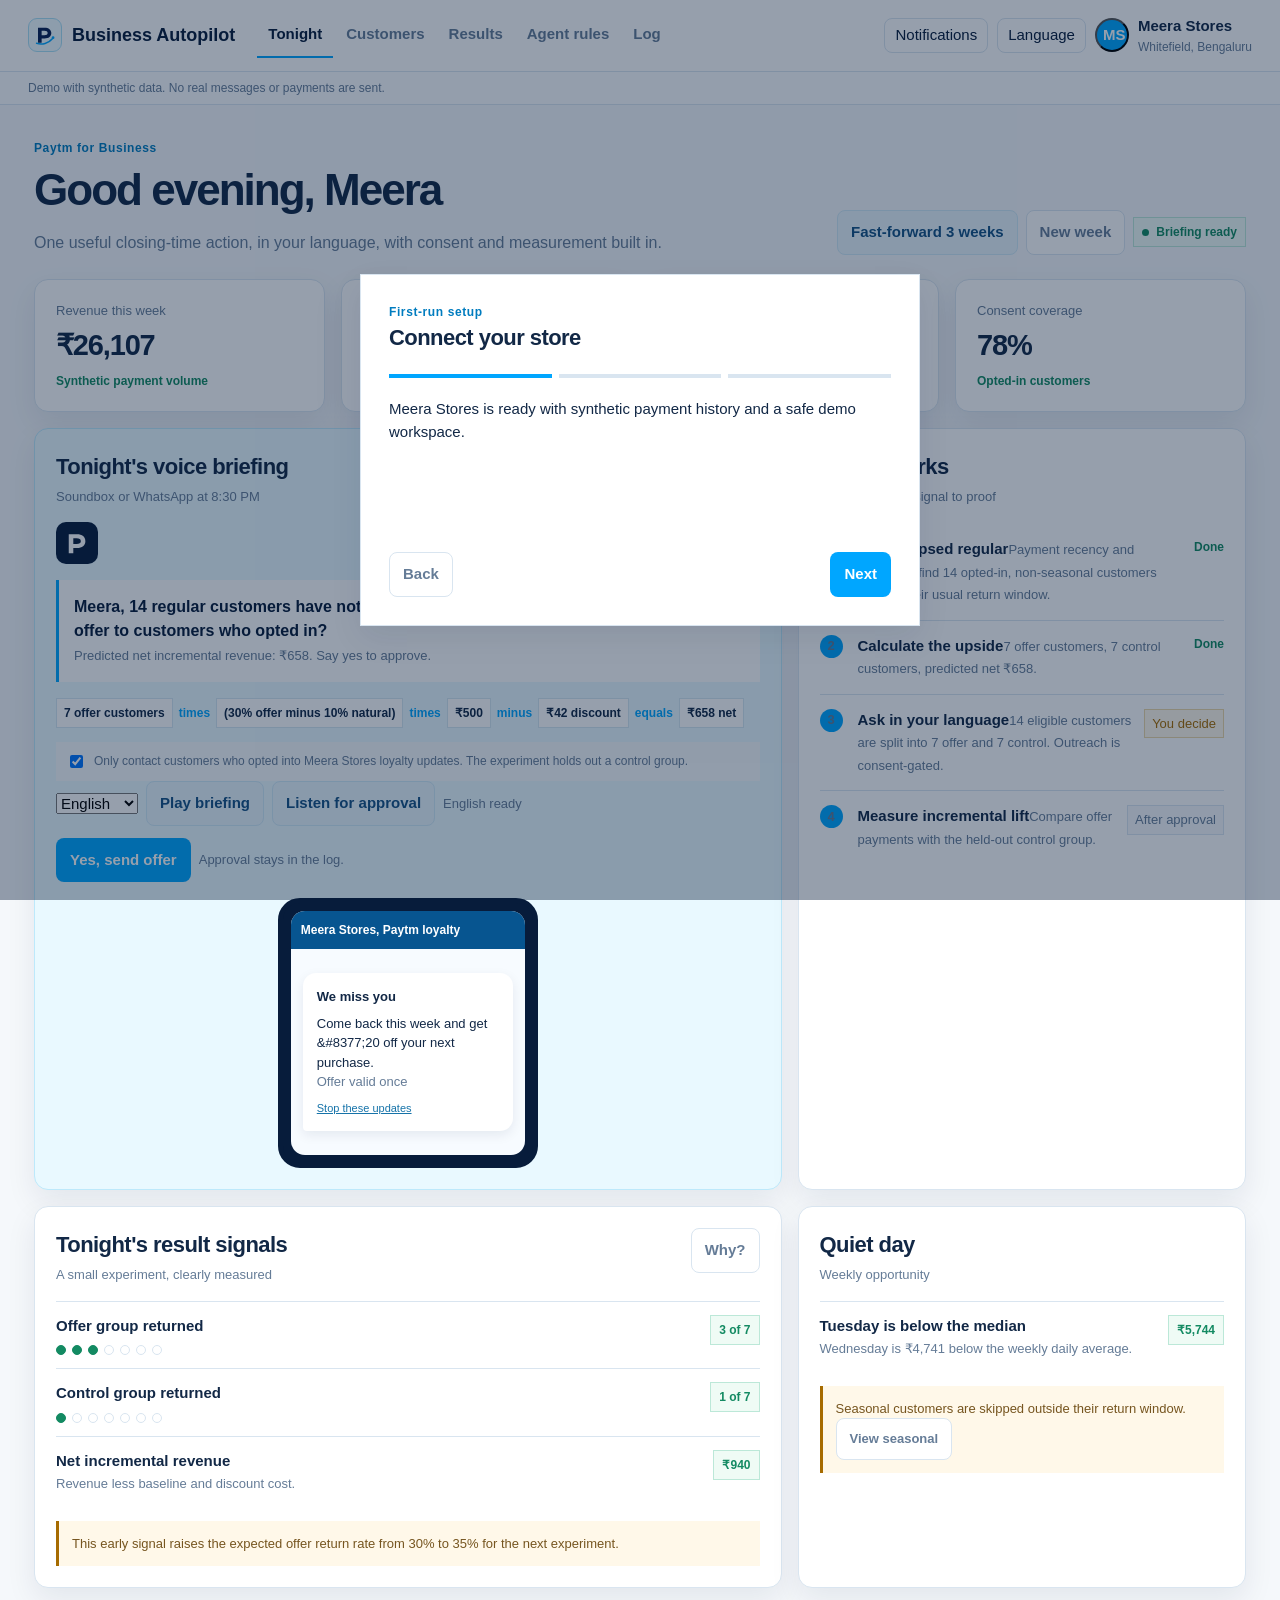
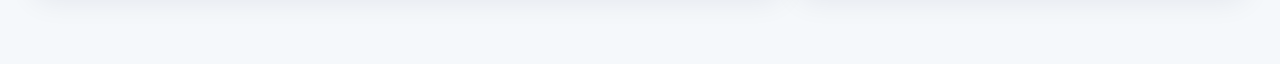
<file: paytm-business-autopilot-poc.html>
<!doctype html>
<html lang="en">
<head>
<meta charset="utf-8">
<meta name="viewport" content="width=device-width,initial-scale=1">
<meta name="theme-color" content="#071c3b">
<meta name="description" content="Paytm Business Autopilot product demo">
<title>Paytm Business Autopilot</title>
<link id="app-manifest" rel="manifest">
<style>
:root{--navy:#071c3b;--blue:#00a6ff;--cyan:#e9f9ff;--ink:#122846;--muted:#657c97;--bg:#f5f8fb;--card:#fff;--line:#d9e5f0;--green:#138a62;--amber:#a66b00;--red:#b54554;--shadow:0 12px 30px rgba(7,28,59,.08)}
*{box-sizing:border-box}html{scroll-behavior:smooth}body{margin:0;background:var(--bg);color:var(--ink);font:15px/1.5 Arial,sans-serif}button,input,select,textarea{font:inherit}button{cursor:pointer}button:focus-visible,input:focus-visible,select:focus-visible,textarea:focus-visible,a:focus-visible{outline:3px solid #80d9ff;outline-offset:2px}
.app{min-height:100vh}.topbar{position:sticky;top:0;z-index:10;display:flex;align-items:center;gap:22px;padding:13px 28px;background:#fff;border-bottom:1px solid var(--line)}.brand{display:flex;align-items:center;gap:10px;color:var(--navy);font-weight:700;font-size:18px;white-space:nowrap}.brand-mark{display:grid;place-items:center;width:34px;height:34px;border:1px solid #a9dff4;background:#effbff;border-radius:9px}.brand-mark svg{width:28px;height:28px}nav{display:flex;align-items:center;gap:2px;flex:1;overflow:auto}nav button{border:0;border-bottom:2px solid transparent;padding:10px 11px;color:var(--muted);background:transparent;font-weight:600;white-space:nowrap}nav button:hover,nav button.active{color:var(--navy);border-bottom-color:var(--blue)}.top-actions{display:flex;align-items:center;gap:9px;margin-left:auto}.icon-button{min-width:35px;height:35px;border:1px solid var(--line);border-radius:8px;padding:0 10px;color:var(--navy);background:#fff}.avatar{display:grid;place-items:center;width:34px;height:34px;border-radius:50%;color:#fff;background:var(--blue);font-weight:700}.merchant small{display:block;color:var(--muted);font-size:12px}.demo-line{padding:7px 28px;color:var(--muted);background:#fbfdff;border-bottom:1px solid var(--line);font-size:12px}
main{max-width:1360px;margin:auto;padding:34px 34px 76px}.view{display:none}.view.active{display:block}.hero{display:flex;justify-content:space-between;align-items:flex-end;gap:24px;margin-bottom:24px}.hero h1{margin:0;font-size:clamp(28px,4vw,44px);letter-spacing:-.045em}.hero p{max-width:760px;margin:8px 0 0;color:var(--muted);font-size:16px}.hero-actions,.toolbar,.voice-actions,.actions{display:flex;flex-wrap:wrap;align-items:center;gap:8px}.hero-actions{justify-content:flex-end}.eyebrow{color:#007cbf;font-size:12px;font-weight:700;letter-spacing:.05em;text-transform:none}.grid{display:grid;gap:16px}.metrics{grid-template-columns:repeat(4,1fr)}.two{grid-template-columns:1.25fr .75fr}.three{grid-template-columns:repeat(3,1fr)}.card{padding:21px;border:1px solid var(--line);border-radius:14px;background:var(--card);box-shadow:var(--shadow)}h2{margin:0 0 4px;font-size:22px;letter-spacing:-.025em}h3{margin:0 0 4px;font-size:16px}.subtle,.help{color:var(--muted);font-size:13px}.card-head{display:flex;justify-content:space-between;gap:12px;align-items:flex-start;margin-bottom:16px}.metric-label{color:var(--muted);font-size:13px}.metric-value{margin:4px 0;font-size:29px;font-weight:700;letter-spacing:-.04em}.delta{color:var(--green);font-size:12px;font-weight:600}.button{border:1px solid transparent;border-radius:8px;padding:10px 13px;font-weight:700}.primary{color:#fff;background:var(--blue)}.primary:hover{background:#008bd5}.secondary{color:#145184;background:#e8f5fc;border-color:#cfe9f7}.quiet{color:var(--muted);background:#fff;border-color:var(--line)}.status{display:inline-flex;align-items:center;gap:7px;padding:5px 8px;border:1px solid #bce8d8;color:var(--green);background:#effbf5;font-size:12px;font-weight:700}.status.warn{color:var(--amber);border-color:#ecd7a6;background:#fff8e9}.status.error{color:var(--red);border-color:#f0c9d0;background:#fff1f3}.dot{width:7px;height:7px;border-radius:50%;background:currentColor}.briefing{border:1px solid #bde9fb;background:var(--cyan)}.briefing-head{display:flex;justify-content:space-between;align-items:center;gap:12px}.logo-tile{display:grid;place-items:center;width:42px;height:42px;border-radius:10px;background:var(--navy)}.logo-tile svg{width:35px;height:35px}.wave{display:flex;align-items:center;gap:3px;height:24px}.wave i{display:block;width:3px;background:var(--blue);border-radius:3px}.wave i:nth-child(1){height:8px}.wave i:nth-child(2){height:17px}.wave i:nth-child(3){height:11px}.wave i:nth-child(4){height:20px}.wave i:nth-child(5){height:9px}.voice-quote{margin:16px 0;padding:15px;border-left:3px solid var(--blue);color:#173b65;background:#fff;font-size:16px}.voice-quote strong{display:block;color:var(--navy)}.formula{display:flex;flex-wrap:wrap;gap:6px;align-items:center;margin-top:13px;color:var(--muted);font-size:12px}.formula b{padding:5px 7px;border:1px solid #d4e7f2;background:#fff;color:var(--ink);font-weight:600}.formula .equals{color:var(--blue);font-weight:700}.consent{display:flex;gap:8px;margin-top:14px;padding:10px;background:#f7fafc;color:var(--muted);font-size:12px}.phone{max-width:260px;margin:16px auto 0;padding:8px;border:5px solid var(--navy);border-radius:22px;background:var(--navy)}.phone-screen{min-height:210px;overflow:hidden;border-radius:14px;background:#f7fbff}.phone-top{padding:10px;color:#fff;background:#075590;font-size:12px;font-weight:700}.phone-message{margin:24px 12px;padding:14px;border-radius:13px 13px 13px 4px;background:#fff;box-shadow:0 4px 12px rgba(7,28,59,.08);font-size:13px}.phone-message strong{display:block;margin-bottom:7px}.phone-message a{display:inline-block;margin-top:8px;color:#1673a9;font-size:11px}.steps{margin-top:18px}.step{display:grid;grid-template-columns:28px 1fr auto;gap:10px;align-items:start;padding:14px 0;border-top:1px solid var(--line)}.step:first-child{border-top:0}.step-number{display:grid;place-items:center;width:23px;height:23px;border-radius:50%;color:#fff;background:var(--blue);font-weight:700;font-size:12px}.step span{color:var(--muted);font-size:13px}.step .step-state{color:var(--green);font-size:12px;font-weight:700}.dot-row{display:flex;justify-content:space-between;align-items:flex-start;gap:12px;padding:13px 0;border-top:1px solid var(--line)}.dot-row:first-child{border-top:0}.dot-row strong{display:block}.dot-row p{margin:2px 0 0;color:var(--muted);font-size:13px}.result-dots{display:flex;gap:6px;margin-top:8px}.result-dots i{width:10px;height:10px;border:1px solid var(--line);border-radius:50%;background:#fff}.result-dots i.filled{border-color:var(--green);background:var(--green)}.note{padding:13px;border-left:3px solid var(--amber);background:#fff8e9;color:#76551f;font-size:13px}.tabs{display:flex;gap:6px;flex-wrap:wrap;margin-bottom:16px}.tab{border:1px solid var(--line);border-radius:7px;padding:8px 11px;color:var(--muted);background:#fff}.tab.active{color:var(--navy);border-color:var(--blue);background:#effaff;font-weight:700}.toolbar input,.toolbar select,.field input,.field textarea,.field select{padding:10px;border:1px solid var(--line);border-radius:8px;background:#fff}.toolbar input{min-width:230px}.selection-bar{display:flex;justify-content:space-between;align-items:center;gap:10px;margin-bottom:14px;padding:11px;border:1px solid #c9e8f4;background:#f0fbff}.selection-bar span{color:var(--muted);font-size:13px}.table-wrap{overflow:auto}table{width:100%;border-collapse:collapse;min-width:760px;font-size:13px}th,td{padding:11px 8px;border-top:1px solid var(--line);text-align:left;white-space:nowrap}th{color:var(--muted);font-size:12px;font-weight:700}th button{border:0;color:inherit;background:transparent;font-weight:700}.badge{display:inline-block;padding:4px 7px;border:1px solid var(--line);background:#f5f8fb;font-size:12px}.badge.good{color:var(--green);border-color:#bce8d8;background:#effbf5}.badge.warn{color:var(--amber);border-color:#ecd7a6;background:#fff8e9}.badge.none{color:var(--red);border-color:#f0c9d0;background:#fff1f3}.pagination{display:flex;justify-content:space-between;align-items:center;gap:10px;margin-top:16px}.empty{padding:28px;color:var(--muted);text-align:center}.timeline{display:grid;gap:0}.event{display:grid;grid-template-columns:145px 90px 1fr;gap:13px;padding:14px 0;border-top:1px solid var(--line)}.event:first-child{border-top:0}.event time,.event .who{color:var(--muted);font-size:12px}.event strong{display:block}.event p{margin:2px 0;color:var(--muted);font-size:13px}.rule-list{display:grid;gap:8px;margin-top:14px}.rule-list label{display:flex;gap:9px;align-items:flex-start;padding:10px;border:1px solid var(--line);background:#fbfdff}.guardrails{display:grid;gap:10px}.guardrails label{display:grid;gap:5px;color:var(--muted);font-size:13px}.drawer{position:fixed;inset:0;z-index:20;display:none}.drawer.open{display:block}.drawer-backdrop{position:absolute;inset:0;background:rgba(7,28,59,.35)}.drawer-panel{position:absolute;top:0;right:0;width:min(480px,100%);height:100%;overflow:auto;padding:24px;background:#fff;box-shadow:-12px 0 35px rgba(7,28,59,.18)}.drawer-head{display:flex;justify-content:space-between;align-items:center;margin-bottom:20px}.close{border:1px solid var(--line);border-radius:7px;padding:6px 9px;color:var(--muted);background:#fff}.form{display:grid;gap:13px}.field{display:grid;gap:6px}.field label{font-weight:700;font-size:13px}.error-text{color:var(--red);font-size:12px}.toast{position:fixed;right:20px;bottom:20px;z-index:40;max-width:380px;padding:12px 15px;border-radius:8px;color:#fff;background:var(--navy);opacity:0;transform:translateY(10px);pointer-events:none;transition:.2s}.toast.show{opacity:1;transform:translateY(0);pointer-events:auto}.menu{position:absolute;right:24px;top:61px;z-index:25;display:none;min-width:190px;padding:8px;border:1px solid var(--line);background:#fff;box-shadow:var(--shadow)}.menu.open{display:grid}.menu button{text-align:left;border:0;padding:9px;background:#fff;color:var(--ink)}.menu button:hover{background:#effaff}.setup{position:fixed;inset:0;z-index:50;display:grid;place-items:center;padding:20px;background:rgba(7,28,59,.42)}.setup.hidden{display:none}.setup-card{width:min(560px,100%);padding:28px;border:1px solid var(--line);background:#fff;box-shadow:var(--shadow)}.setup-progress{display:flex;gap:7px;margin:20px 0}.setup-progress i{height:4px;flex:1;background:var(--line)}.setup-progress i.active{background:var(--blue)}.setup-actions{display:flex;justify-content:space-between;margin-top:24px}.setup-copy{min-height:130px}.highlight{background:#fff0a8;color:inherit}.mobile-list{display:none}.offline{display:none;margin-bottom:16px}.offline.show{display:block}
@media(max-width:980px){.topbar{padding:12px 18px}.metrics{grid-template-columns:repeat(2,1fr)}.two,.three{grid-template-columns:1fr}main{padding:27px 18px 88px}.hero{align-items:flex-start;flex-direction:column}.hero-actions{justify-content:flex-start}.top-actions .merchant{display:none}}
@media(max-width:620px){body{font-size:14px}.topbar{position:static;padding:12px 16px}.topbar nav{display:none}.demo-line{padding:7px 16px}.brand{font-size:16px}.metrics{grid-template-columns:1fr 1fr;gap:9px}.card{padding:16px}.metric-value{font-size:23px}.hero h1{font-size:31px}.event{grid-template-columns:1fr;gap:2px}.table-wrap{display:none}.mobile-list{display:grid;gap:8px}.mobile-customer{padding:13px;border:1px solid var(--line);background:#fff}.toolbar input{min-width:0;width:100%}.selection-bar{align-items:flex-start;flex-direction:column}.drawer-panel{padding:19px}.phone{max-width:none;margin:16px 0 0;padding:0;border:0;border-radius:12px;background:transparent}.phone-screen{min-height:0;border-radius:12px}}
@media(prefers-reduced-motion:reduce){*,*::before,*::after{scroll-behavior:auto!important;animation:none!important;transition:none!important}}
.menu-head{display:flex;gap:10px;align-items:center;padding:10px;border-bottom:1px solid var(--line);margin-bottom:4px}.menu-head .avatar{flex:none}.demo-tag{display:inline-block;margin-top:3px;padding:3px 6px;border:1px solid var(--line);color:var(--muted);font-size:11px}.profile-avatar{display:grid;place-items:center;width:76px;height:76px;border-radius:50%;color:#fff;background:var(--blue);font-size:28px;font-weight:700}.profile-head{display:flex;justify-content:space-between;align-items:center;gap:20px;margin-bottom:28px}.profile-identity{display:flex;align-items:center;gap:18px}.profile-section{padding:24px 0;border-top:1px solid var(--line)}.profile-section:first-of-type{border-top:0}.profile-fields{display:grid;grid-template-columns:repeat(2,1fr);gap:16px;margin-top:18px}.profile-value{margin-top:3px;font-weight:600}.profile-help{margin:3px 0 0;color:var(--muted);font-size:12px}.profile-list{display:grid;gap:12px;margin-top:16px}.profile-list .dot-row{padding:12px 0}.profile-actions{display:flex;gap:8px;justify-content:flex-end;margin-top:20px}.profile-edit{display:none}.profile-edit.open{display:block}.profile-readonly.hidden,.profile-display.hidden{display:none}.profile-subtle{color:var(--muted);font-size:13px}.profile-links{display:flex;flex-wrap:wrap;gap:14px;margin-top:14px}.profile-links button{border:0;padding:0;color:#0874b8;background:transparent;text-decoration:underline}.profile-mobile-back{display:none}@media(max-width:620px){.profile-head{align-items:flex-start;flex-direction:column}.profile-mobile-back{display:inline-flex}.profile-fields{grid-template-columns:1fr}.profile-actions{justify-content:flex-start;flex-wrap:wrap}.menu{right:12px;left:12px;top:61px}}
</style>
</head>
<body>
<div class="app">
<header class="topbar">
<div class="brand"><div class="brand-mark" aria-label="Paytm Business Autopilot"><svg viewBox="0 0 40 40" aria-hidden="true"><path d="M10 31V9.5h9.4c5.9 0 9.6 2.9 9.6 7.8s-3.7 7.8-9.6 7.8h-4.2V31H10Zm5.2-10.5h3.8c3.1 0 4.8-1.1 4.8-3.2s-1.7-3.2-4.8-3.2h-3.8v6.4Z" fill="#071f52"/><path d="M8 31.7c7.7 2.7 17.2.2 22.5-6.4" fill="none" stroke="#00a6ff" stroke-linecap="round" stroke-width="2.2"/><circle cx="31.5" cy="23.8" r="2" fill="#00a6ff"/></svg></div><span data-i18n="brand">Business Autopilot</span></div>
<nav aria-label="Primary navigation"><button data-view="tonight" data-i18n="navOverview">Tonight</button><button data-view="customers" data-i18n="navCustomers">Customers</button><button data-view="results" data-i18n="navMessages">Results</button><button data-view="rules" data-i18n="navTeammate">Agent rules</button><button data-view="log" data-i18n="navActivity">Log</button></nav>
<div class="top-actions"><button class="icon-button" data-action="notifications" aria-label="Notifications" data-i18n="notifications">Notifications</button><button class="icon-button" data-action="language" aria-label="Language" data-i18n="language">Language</button><button id="top-avatar" class="avatar" data-action="profile" aria-label="Profile menu" aria-haspopup="menu" aria-expanded="false">MS</button><div class="merchant"><strong id="top-store">Meera Stores</strong><small id="top-area">Whitefield, Bengaluru</small></div></div>
</header>
<div class="demo-line" data-i18n="demoLine">Demo with synthetic data. No real messages or payments are sent.</div>
<main>
<div id="loading-state" class="card" hidden>Loading demo data...</div>
<div id="offline-banner" class="card offline status warn" data-i18n="offline">You are offline. Demo actions remain available on this device.</div>
<section id="tonight" class="view">
<div class="hero"><div><div class="eyebrow" data-i18n="eyebrow">Paytm for Business</div><h1 data-i18n="greeting">Good evening, Meera</h1><p data-i18n="heroCopy">One useful closing-time action, in your language, with consent and measurement built in.</p></div><div class="hero-actions"><button class="button secondary" data-action="fastForward" data-i18n="fastForward">Fast-forward 3 weeks</button><button class="button quiet" data-action="newWeek" data-i18n="newWeek">New week</button><span class="status"><span class="dot"></span><span id="briefing-state" data-i18n="briefingReady">Briefing ready</span></span></div></div>
<div class="grid metrics"><div class="card"><div class="metric-label" data-i18n="revenue">Revenue this week</div><div class="metric-value" id="metric-revenue">&#8377;0</div><div class="delta" data-i18n="syntheticVolume">Synthetic payment volume</div></div><div class="card"><div class="metric-label" data-i18n="measuredLift">Measured lift</div><div class="metric-value" id="metric-lift">&#8377;940</div><div class="delta" id="metric-lift-detail"></div></div><div class="card"><div class="metric-label" data-i18n="repeatCustomers">Repeat customers</div><div class="metric-value" id="metric-repeat">0%</div><div class="delta" data-i18n="twoVisits">Two or more visits</div></div><div class="card"><div class="metric-label" data-i18n="consentCoverage">Consent coverage</div><div class="metric-value" id="metric-consent">0%</div><div class="delta" data-i18n="optedInCustomers">Opted-in customers</div></div></div>
<div class="grid two" style="margin-top:16px"><div class="card briefing"><div class="card-head"><div><h2 data-i18n="voiceBriefing">Tonight's voice briefing</h2><div class="subtle" data-i18n="briefingDelivery">Soundbox or WhatsApp at 8:30 PM</div></div><span class="status"><span class="dot"></span><span id="language-ready"></span></span></div><div class="briefing-head"><div class="logo-tile"><svg viewBox="0 0 40 40" aria-hidden="true"><path d="M10 31V9.5h9.4c5.9 0 9.6 2.9 9.6 7.8s-3.7 7.8-9.6 7.8h-4.2V31H10Zm5.2-10.5h3.8c3.1 0 4.8-1.1 4.8-3.2s-1.7-3.2-4.8-3.2h-3.8v6.4Z" fill="#fff"/></svg></div><div class="wave" aria-label="Voice ready"><i></i><i></i><i></i><i></i><i></i></div></div><div class="voice-quote"><strong id="briefing-quote"></strong><span class="subtle" id="briefing-sub"></span></div><div class="formula" id="briefing-formula"></div><label class="consent"><input id="consent-check" type="checkbox" checked><span data-i18n="consentCopy">Only contact customers who opted into Meera Stores loyalty updates. The experiment holds out a control group.</span></label><div class="voice-actions"><select id="language-select" aria-label="Briefing language"><option value="en-IN">English</option><option value="hi-IN">&#2361;&#2367;&#2344;&#2381;&#2342;&#2368;</option><option value="kn-IN">&#3221;&#3246;&#3277;&#3240;&#3233;</option></select><button class="button secondary" data-action="speak" data-i18n="play">Play briefing</button><button class="button secondary" data-action="listen" data-i18n="listen">Listen for approval</button><span class="subtle" id="mic-status"></span></div><div class="actions" style="margin-top:12px"><button class="button primary" id="approve-button" data-action="approve"></button><span class="subtle" data-i18n="approvalLogged">Approval stays in the log.</span></div><div class="phone" aria-label="Customer message preview"><div class="phone-screen"><div class="phone-top">Meera Stores, Paytm loyalty</div><div class="phone-message"><strong data-i18n="messageTitle">We miss you</strong><span data-i18n="messageBody">Come back this week and get &#8377;20 off your next purchase.</span><br><span class="subtle" data-i18n="offerOnce">Offer valid once</span><br><a href="#" data-action="optOut" data-i18n="stopUpdates">Stop these updates</a></div></div></div></div>
<div class="card"><div class="card-head"><div><h2 data-i18n="howWorks">How it works</h2><div class="subtle" data-i18n="fourSteps">Four steps from signal to proof</div></div></div><div class="steps"><div class="step"><span class="step-number">1</span><div><strong data-i18n="findLapsed">Find a lapsed regular</strong><span id="step-detect"></span></div><span class="step-state" data-i18n="done">Done</span></div><div class="step"><span class="step-number">2</span><div><strong data-i18n="calculateUpside">Calculate the upside</strong><span id="step-formula"></span></div><span class="step-state" data-i18n="done">Done</span></div><div class="step"><span class="step-number">3</span><div><strong data-i18n="askLanguage">Ask in your language</strong><span id="step-ask"></span></div><span class="badge warn" data-i18n="youDecide">You decide</span></div><div class="step"><span class="step-number">4</span><div><strong data-i18n="measureLift">Measure incremental lift</strong><span data-i18n="compareGroups">Compare offer payments with the held-out control group.</span></div><span class="badge" data-i18n="afterApproval">After approval</span></div></div></div></div>
<div class="grid two" style="margin-top:16px"><div class="card"><div class="card-head"><div><h2 data-i18n="resultSignals">Tonight's result signals</h2><div class="subtle" data-i18n="smallExperiment">A small experiment, clearly measured</div></div><button class="button quiet" data-action="why" data-i18n="why">Why?</button></div><div class="dot-row"><div><strong data-i18n="offerReturned">Offer group returned</strong><div class="result-dots"><i class="filled"></i><i class="filled"></i><i class="filled"></i><i></i><i></i><i></i><i></i></div></div><strong class="status">3 of 7</strong></div><div class="dot-row"><div><strong data-i18n="controlReturned">Control group returned</strong><div class="result-dots"><i class="filled"></i><i></i><i></i><i></i><i></i><i></i><i></i></div></div><strong class="status">1 of 7</strong></div><div class="dot-row"><div><strong data-i18n="netIncremental">Net incremental revenue</strong><p data-i18n="revenueLess">Revenue less baseline and discount cost.</p></div><strong class="status">&#8377;940</strong></div><div class="note" style="margin-top:14px" data-i18n="learning">This early signal raises the expected offer return rate from 30% to 35% for the next experiment.</div></div><div class="card"><div class="card-head"><div><h2 data-i18n="quietDay">Quiet day</h2><div class="subtle" data-i18n="weeklyOpportunity">Weekly opportunity</div></div></div><div class="dot-row"><div><strong data-i18n="tuesdayLow">Tuesday is below the median</strong><p id="quiet-formula"></p></div><strong id="quiet-value" class="status"></strong></div><div class="note" style="margin-top:14px"><span data-i18n="seasonalNote">Seasonal customers are skipped outside their return window.</span> <button class="button quiet" data-action="goSeasonal" data-i18n="viewSeasonal">View seasonal</button></div></div></div>
</section>
<section id="customers" class="view"><div class="hero"><div><div class="eyebrow" data-i18n="paymentSegments">Payment-derived segments</div><h1 data-i18n="customersTitle">Customers</h1><p data-i18n="customersCopy">Choose a safe next action. Only opted-in customers can be selected for outreach.</p></div><div class="hero-actions"><button class="button primary" data-action="addCustomer" data-i18n="addCustomer">Add customer</button></div></div><div class="card"><div class="tabs" id="segment-tabs"></div><div class="toolbar"><input id="customer-search" type="search" data-i18n-placeholder="searchCustomers" placeholder="Search name or masked number" aria-label="Search customers"><select id="consent-filter"><option value="all" data-i18n="allConsent">All consent</option><option value="opted-in" data-i18n="optedIn">Opted-in</option><option value="pending" data-i18n="pending">Pending</option><option value="none" data-i18n="noConsent">No consent</option></select><button class="button secondary" data-action="selectOpted" data-i18n="selectOpted">Select opted-in</button></div><div class="selection-bar"><span id="selection-copy"></span><button class="button primary" data-action="reviewSelected" data-i18n="reviewSend">Review and send</button></div><div class="table-wrap"><table><thead><tr><th><input id="select-all" type="checkbox" aria-label="Select visible customers"></th><th><button data-sort="name" data-i18n="customer">Customer</button></th><th data-i18n="number">Number</th><th><button data-sort="lastVisitDays" data-i18n="lastPayment">Last payment</button></th><th><button data-sort="visits" data-i18n="visits">Visits</button></th><th data-i18n="segment">Segment</th><th data-i18n="consent">Consent</th><th></th></tr></thead><tbody id="customers-body"></tbody></table></div><div id="customers-mobile" class="mobile-list"></div><div class="pagination"><span id="page-copy"></span><div class="actions"><button class="button quiet" data-action="prevPage" data-i18n="previous">Previous</button><button class="button quiet" data-action="nextPage" data-i18n="next">Next</button></div></div></div></section>
<section id="results" class="view"><div class="hero"><div><div class="eyebrow" data-i18n="messageCenter">Message center</div><h1 data-i18n="messagesTitle">Messages sent</h1><p data-i18n="messagesCopy">See every simulated delivery and the held-out control group.</p></div></div><div class="card"><div class="tabs"><button class="tab message-tab active" data-tab="offer" data-i18n="offerGroup">Offer group</button><button class="tab message-tab" data-tab="control" data-i18n="controlGroup">Control group</button></div><div class="table-wrap"><table><thead><tr><th data-i18n="customer">Customer</th><th data-i18n="status">Status</th><th data-i18n="sentAt">Sent at</th><th data-i18n="group">Group</th></tr></thead><tbody id="messages-body"></tbody></table></div></div></section>
<section id="results-opportunities" class="view"><div class="hero"><div><div class="eyebrow" data-i18n="opportunityDesk">Opportunity desk</div><h1 data-i18n="opportunitiesTitle">Opportunities</h1><p data-i18n="opportunitiesCopy">Recommendations are grounded in payment history, consent, and experiment evidence.</p></div></div><div class="grid two"><div class="card"><div class="card-head"><div><h2 data-i18n="slowDayOffer">Slow-day offer</h2><div class="subtle" data-i18n="derivedFormula">Derived from recent payment history</div></div><button class="button quiet" data-action="why" data-i18n="why">Why?</button></div><div class="metric-value" id="slow-value">&#8377;0</div><p id="slow-formula" class="subtle"></p><div class="note" data-i18n="consentOnly">Only opted-in, non-seasonal customers can receive this recommendation.</div></div><div class="card"><div class="card-head"><div><h2 data-i18n="agentSaysNo">When the agent says no</h2><div class="subtle" data-i18n="seasonalGuard">A visible safeguard</div></div><span class="status warn" id="seasonal-count"></span></div><p id="seasonal-copy"></p><button class="button secondary" data-action="goSeasonal" data-i18n="viewSeasonal">View seasonal</button></div></div><div class="card" style="margin-top:16px"><div class="card-head"><div><h2 data-i18n="support">Support follow-ups</h2><div class="subtle" data-i18n="supportCopy">One shared count across the app</div></div></div><div class="metric-value" id="ticket-count"></div><p class="subtle" data-i18n="openTickets">Open tickets from the latest demo period.</p></div></section>
<section id="rules" class="view"><div class="hero"><div><div class="eyebrow" data-i18n="teammateDesk">Teammate controls</div><h1 data-i18n="teammateTitle">AI Teammate</h1><p data-i18n="teammateCopy">Choose when the agent asks, what it can do, and how evidence is shown.</p></div></div><div class="grid two"><div class="card"><div class="card-head"><div><h2 data-i18n="autonomy">Autonomy</h2><div class="subtle" data-i18n="autonomyCopy">The agent asks before changing a customer's experience.</div></div></div><div class="rule-list"><label><input type="radio" name="autonomy" value="ask"><span><strong data-i18n="askEvery">Ask me every time</strong><br><span class="subtle" data-i18n="askEveryCopy">Show the briefing and wait for approval.</span></span></label><label><input type="radio" name="autonomy" value="autopilot"><span><strong data-i18n="autopilot">Autopilot within rules</strong><br><span class="subtle" data-i18n="autopilotCopy">Run approved experiments inside the guardrails.</span></span></label></div><div class="dot-row" style="margin-top:14px"><div><strong data-i18n="seasonalPreference">Seasonal preference</strong><p data-i18n="seasonalPreferenceCopy">Skip discounts for seasonal customers outside their usual window.</p></div><span class="badge warn" data-i18n="learned">Learned</span></div></div><div class="card"><div class="card-head"><div><h2 data-i18n="guardrails">Editable guardrails</h2><div class="subtle" data-i18n="savedDevice">Saved on this device for the demo.</div></div></div><div class="form"><label class="field"><span data-i18n="discountCap">Discount cap</span><input id="discount-rule"></label><label class="field"><span data-i18n="frequencyRule">Contact frequency</span><input id="frequency-rule"></label><label class="field"><span data-i18n="quietHours">Quiet hours</span><input id="quiet-rule"></label></div><button class="button primary" style="margin-top:14px" data-action="saveRules" data-i18n="saveRules">Save rules</button></div></div></section>
<section id="log" class="view"><div class="hero"><div><div class="eyebrow" data-i18n="trustRecord">Trust record</div><h1 data-i18n="activityTitle">Activity log</h1><p data-i18n="activityCopy">Every signal, decision, and outcome has a Who column.</p></div><button class="button quiet" data-action="reset" data-i18n="resetDemo">Reset demo</button></div><div class="card"><div class="timeline" id="activity-body"></div></div></section>
<section id="settings" class="view"><div class="hero"><div><div class="eyebrow" data-i18n="workspace">Workspace</div><h1 data-i18n="settingsTitle">Settings</h1><p data-i18n="settingsCopy">Language, store details, and local demo preferences.</p></div></div><div class="grid two"><div class="card"><h2 data-i18n="language">Language</h2><p class="subtle" data-i18n="languageCopy">This changes the whole interface and persists on this device.</p><select id="global-language"><option value="en-IN">English</option><option value="hi-IN">&#2361;&#2367;&#2344;&#2381;&#2342;&#2368;</option><option value="kn-IN">&#3221;&#3246;&#3277;&#3240;&#3233;</option></select><p id="settings-briefing" class="profile-subtle"></p></div><div class="card"><h2 data-i18n="dataPrivacy">Data and privacy</h2><p data-i18n="privacyCopy">Demo data is saved on this device only. No real customer messages or payments are sent.</p><button class="button secondary" data-action="reset" data-i18n="clearDemo">Clear and reset demo data</button></div></div></section>
<section id="help" class="view"><div class="hero"><div><div class="eyebrow" data-i18n="supportTitle">Support</div><h1 data-i18n="helpTitle">Help</h1><p data-i18n="helpCopy">Answers about consent, experiments, and demo controls.</p></div></div><div class="card" id="faq-list"></div></section>
<section id="profile" class="view"><div class="profile-head"><div class="profile-identity"><button class="button quiet profile-mobile-back" data-action="profileBack" data-i18n="back">Back</button><div class="profile-avatar" id="profile-avatar">MS</div><div><div class="eyebrow" data-i18n="profileEyebrow">Your account</div><h1 id="profile-owner">Meera Shetty</h1><p class="hero" style="margin:4px 0 0"><span id="profile-store">Meera Stores</span><span class="profile-subtle">, <span id="profile-category">Grocery</span>, <span id="profile-area">Whitefield, Bengaluru</span></span></p></div></div><button class="button primary" data-action="editProfile" data-i18n="editProfile">Edit profile</button></div>
<div class="profile-section"><h2 data-i18n="yourBusiness">Your business</h2><div id="profile-display" class="profile-display"><div class="profile-fields"><div><div class="subtle" data-i18n="storeName">Store name</div><div id="profile-display-store" class="profile-value"></div></div><div><div class="subtle" data-i18n="ownerName">Owner name</div><div id="profile-display-owner" class="profile-value"></div></div><div><div class="subtle" data-i18n="category">Category</div><div id="profile-display-category" class="profile-value"></div></div><div><div class="subtle" data-i18n="address">Address</div><div id="profile-display-address" class="profile-value"></div></div><div><div class="subtle" data-i18n="businessHours">Business hours</div><div id="profile-display-hours" class="profile-value"></div><p class="profile-help" data-i18n="closingHelp">Your briefing arrives 30 minutes before closing.</p></div><div><div class="subtle" data-i18n="weeklyDayOff">Weekly day off</div><div id="profile-display-dayoff" class="profile-value"></div><p class="profile-help" data-i18n="dayOffHelp">I skip this day when looking for slow days.</p></div><div><div class="subtle" data-i18n="customerLanguages">Customer languages</div><div id="profile-display-languages" class="profile-value"></div><p class="profile-help" data-i18n="languagesHelp">Offers are written in these languages.</p></div></div></div>
<form id="profile-edit" class="profile-edit form"><div class="profile-fields"><label class="field"><span data-i18n="storeName">Store name</span><input id="profile-store-input"></label><label class="field"><span data-i18n="ownerName">Owner name</span><input id="profile-owner-input"></label><label class="field"><span data-i18n="category">Category</span><input id="profile-category-input"></label><label class="field"><span data-i18n="address">Address</span><input id="profile-address-input"></label><label class="field"><span data-i18n="openingTime">Opening time</span><input id="profile-opening-input" type="time"></label><label class="field"><span data-i18n="closingTime">Closing time</span><input id="profile-closing-input" type="time"><span id="profile-closing-error" class="error-text"></span></label><label class="field"><span data-i18n="weeklyDayOff">Weekly day off</span><select id="profile-dayoff-input"><option value="none">None</option><option value="Monday">Monday</option><option value="Tuesday">Tuesday</option><option value="Wednesday">Wednesday</option><option value="Thursday">Thursday</option><option value="Friday">Friday</option><option value="Saturday">Saturday</option><option value="Sunday">Sunday</option></select></label><fieldset class="field"><legend data-i18n="customerLanguages">Customer languages</legend><label><input type="checkbox" name="profile-language" value="en"> English</label><label><input type="checkbox" name="profile-language" value="hi"> हिन्दी</label><label><input type="checkbox" name="profile-language" value="kn"> ಕನ್ನಡ</label></fieldset></div><div class="profile-actions"><button type="button" class="button quiet" data-action="cancelProfile" data-i18n="cancel">Cancel</button><button type="submit" class="button primary" id="save-profile" data-i18n="saveChanges">Save changes</button></div></form></div>
<div class="profile-section"><h2 data-i18n="paymentsDevices">Payments and devices</h2><div class="profile-list"><div class="dot-row"><div><strong data-i18n="upiId">UPI ID</strong><p>meera&#8226;&#8226;&#8226;&#8226;@paytm</p></div></div><div class="dot-row"><div><strong data-i18n="bankAccount">Settlement bank account</strong><p>HDFC &#8226;&#8226;&#8226;&#8226; 4821</p></div></div><div class="dot-row"><div><strong data-i18n="soundbox">Soundbox</strong><p>Device MBX-2048 <span class="badge good" data-i18n="connected">Connected</span>, <span data-i18n="lastActive">Last active</span> 8:12 PM</p></div></div><div class="dot-row"><div><strong data-i18n="whatsappNumber">WhatsApp Business number</strong><p>+91 98&#8226;&#8226;&#8226; &#8226;&#8226;000 <span class="badge good" data-i18n="connected">Connected</span></p></div></div></div><p class="profile-subtle" data-i18n="managedInPaytm">Payment and device details are managed in the Paytm for Business app.</p></div>
<div class="profile-section"><h2 data-i18n="learnedStore">What the agent has learned about your store</h2><div class="profile-list"><div class="dot-row"><div><strong data-i18n="busiestDay">Busiest day</strong><p id="learned-busiest"></p></div></div><div class="dot-row"><div><strong data-i18n="slowestDay">Slowest day</strong><p id="learned-slowest"></p></div></div><div class="dot-row"><div><strong data-i18n="averageBill">Average bill</strong><p id="learned-average"></p></div></div><div class="dot-row"><div><strong data-i18n="regularCustomers">Regular customers</strong><p id="learned-regular"></p></div></div><div class="dot-row"><div><strong data-i18n="learnedPreference">Learned preference</strong><p id="learned-preference"></p></div></div><div class="dot-row"><div><strong data-i18n="expectedReturn">Expected offer return rate</strong><p id="learned-return"></p></div></div></div><button class="button quiet" data-action="resetLearning" data-i18n="resetLearning">Reset what the agent learned</button></div>
<div class="profile-section"><h2 data-i18n="account">Account</h2><div class="profile-fields"><div><div class="subtle" data-i18n="ownerMobile">Owner mobile number</div><div class="profile-value">+91 98&#8226;&#8226;&#8226; &#8226;&#8226;000</div></div><div><div class="subtle" data-i18n="appLanguage">App language</div><div id="profile-app-language" class="profile-value"></div></div><div><div class="subtle" data-i18n="memberSince">Member since</div><div class="profile-value">October 2026</div></div></div><div class="profile-links"><button data-action="goSettings" data-i18n="settingsTitle">Settings</button><button data-action="goData" data-i18n="dataPrivacy">Data and privacy</button><button data-action="goHelp" data-i18n="helpTitle">Help</button></div></div></section>
</main>
</div>
<div id="profile-menu" class="menu" role="menu" aria-label="Profile menu"><div class="menu-head"><span class="avatar">MS</span><div><strong>Meera Shetty</strong><small class="subtle">Meera Stores</small><br><span class="demo-tag" data-i18n="demoAccount">Demo account</span></div></div><button role="menuitem" data-action="goProfile" data-i18n="viewProfile">View profile</button><button role="menuitem" data-action="goSettings" data-i18n="settingsTitle">Settings</button><button role="menuitem" data-action="goData" data-i18n="dataPrivacy">Data and privacy</button><button role="menuitem" data-action="goHelp" data-i18n="helpTitle">Help</button><button role="menuitem" data-action="language" data-i18n="language">Language</button><button role="menuitem" data-action="signOut" data-i18n="signOut">Sign out</button></div>
<div class="drawer" id="profile-confirm" aria-hidden="true"><div class="drawer-backdrop" data-action="close"></div><div class="drawer-panel" role="dialog" aria-modal="true"><div class="drawer-head"><h2 id="profile-confirm-title"></h2><button class="close" data-action="close" data-i18n="close">Close</button></div><p id="profile-confirm-copy"></p><div class="actions"><button class="button quiet" data-action="close" data-i18n="cancel">Cancel</button><button class="button primary" id="profile-confirm-action" data-action="confirmProfile"></button></div></div></div>
<div class="drawer" id="review-drawer" aria-hidden="true"><div class="drawer-backdrop" data-action="close"></div><div class="drawer-panel" role="dialog" aria-modal="true"><div class="drawer-head"><h2 data-i18n="reviewTitle">Review before sending</h2><button class="close" data-action="close" data-i18n="close">Close</button></div><div id="review-body"></div><div class="actions"><button class="button quiet" data-action="close" data-i18n="cancel">Cancel</button><button class="button primary" data-action="confirmSend" data-i18n="confirmSend">Confirm and queue</button></div></div></div>
<div class="drawer" id="controls-drawer" aria-hidden="true"><div class="drawer-backdrop" data-action="close"></div><div class="drawer-panel" role="dialog" aria-modal="true"><div class="drawer-head"><h2 data-i18n="demoControls">Demo controls</h2><button class="close" data-action="close" data-i18n="close">Close</button></div><p class="help" data-i18n="shortcutHelp">Press D to open these controls. Press ? for keyboard shortcuts.</p><div class="form"><button class="button secondary" data-action="fastForward" data-i18n="fastForward">Fast-forward 3 weeks</button><button class="button secondary" data-action="newWeek" data-i18n="newWeek">New week</button><button class="button secondary" data-action="replaySetup" data-i18n="replaySetup">Replay setup</button><button class="button quiet" data-action="reset" data-i18n="resetDemo">Reset demo data</button></div><p class="help" data-i18n="privacyCopy">Demo data is saved on this device only.</p></div></div>
<div class="drawer" id="add-drawer" aria-hidden="true"><div class="drawer-backdrop" data-action="close"></div><div class="drawer-panel" role="dialog" aria-modal="true"><div class="drawer-head"><h2 data-i18n="addCustomer">Add customer</h2><button class="close" data-action="close" data-i18n="close">Close</button></div><form id="add-form" class="form"><label class="field"><span data-i18n="name">Name</span><input id="new-name" required maxlength="80"></label><label class="field"><span data-i18n="mobile">Mobile number</span><input id="new-number" required inputmode="tel" placeholder="+91 98&#8226;&#8226;&#8226; &#8226;&#8226;000"></label><div id="add-error" class="error-text" role="alert"></div><p class="help" data-i18n="pendingCopy">Manual entries start as pending. They can join after paying.</p><button class="button primary" type="submit" data-i18n="addCustomer">Add customer</button><button class="button secondary" type="button" data-action="confirmPending" data-i18n="simulateJoin">Simulate: customer taps Join after paying</button></form></div></div>
<div class="drawer" id="why-drawer" aria-hidden="true"><div class="drawer-backdrop" data-action="close"></div><div class="drawer-panel" role="dialog" aria-modal="true"><div class="drawer-head"><h2 data-i18n="whyTitle">Why this recommendation?</h2><button class="close" data-action="close" data-i18n="close">Close</button></div><div id="why-body"></div></div></div>
<div class="drawer" id="customer-drawer" aria-hidden="true"><div class="drawer-backdrop" data-action="close"></div><div class="drawer-panel" role="dialog" aria-modal="true"><div class="drawer-head"><h2 data-i18n="customerDetails">Customer details</h2><button class="close" data-action="close" data-i18n="close">Close</button></div><div id="customer-detail"></div></div></div>
<div class="setup hidden" id="setup"><div class="setup-card"><div class="eyebrow" data-i18n="setupEyebrow">First-run setup</div><h2 id="setup-title"></h2><div class="setup-progress"><i></i><i></i><i></i></div><div id="setup-copy" class="setup-copy"></div><div class="setup-actions"><button class="button quiet" data-action="setupBack" data-i18n="back">Back</button><button class="button primary" data-action="setupNext" data-i18n="next">Next</button></div></div></div>
<div id="toast" class="toast" role="status" aria-live="polite"></div>
<script>
(()=>{"use strict";
const KEY="paytm-business-autopilot-poc-v5",OLD=["paytm-business-autopilot-poc-v4","paytm-business-autopilot-poc-v3","paytm-business-autopilot-poc-v2","paytm-business-autopilot-poc-v1"],now=Date.now();
const names=["Asha Rao","Ramesh Kumar","Priya Nair","Suresh Babu","Lakshmi Devi","Vikram Shah","Nandini Rao","Arjun Mehta","Kavya Iyer","Imran Khan","Divya Menon","Manoj Patil","Neha Joshi","Rahul Das","Pooja Singh","Girish Shetty","Anita Verma","Deepak Reddy","Shalini Gupta","Mohan Rao","Sahana Gowda","Kiran Jain","Meera Pillai","Tarun Bose","Rekha Nair","Vivek Kumar","Swati Rao","Harish Bhat","Anjali Shah","Nikhil Das","Sunita Iyer","Ashok Menon","Ritu Joshi","Mahesh Patil","Ishita Singh","Prakash Shetty","Jyoti Verma","Rohan Reddy","Maya Gupta","Sanjay Bose"];
const dict={en:{brand:"Business Autopilot",notifications:"Notifications",navOverview:"Tonight",navCustomers:"Customers",navMessages:"Results",navOpportunities:"Opportunities",navTeammate:"Agent rules",navActivity:"Log",demoLine:"Demo with synthetic data. No real messages or payments are sent.",eyebrow:"Paytm for Business",greeting:"Good evening, Meera",heroCopy:"One useful closing-time action, in your language, with consent and measurement built in.",fastForward:"Fast-forward 3 weeks",newWeek:"New week",briefingReady:"Briefing ready",revenue:"Revenue this week",syntheticVolume:"Synthetic payment volume",measuredLift:"Measured lift",repeatCustomers:"Repeat customers",twoVisits:"Two or more visits",consentCoverage:"Consent coverage",optedInCustomers:"Opted-in customers",voiceBriefing:"Tonight's voice briefing",briefingDelivery:"Soundbox or WhatsApp at 8:30 PM",consentCopy:"Only contact customers who opted into Meera Stores loyalty updates. The experiment holds out a control group.",play:"Play briefing",listen:"Listen for approval",approvalLogged:"Approval stays in the log.",messageTitle:"We miss you",messageBody:"Come back this week and get &#8377;20 off your next purchase.",offerOnce:"Offer valid once",stopUpdates:"Stop these updates",howWorks:"How it works",fourSteps:"Four steps from signal to proof",findLapsed:"Find a lapsed regular",calculateUpside:"Calculate the upside",askLanguage:"Ask in your language",measureLift:"Measure incremental lift",compareGroups:"Compare offer payments with the held-out control group.",done:"Done",youDecide:"You decide",afterApproval:"After approval",resultSignals:"Tonight's result signals",smallExperiment:"A small experiment, clearly measured",why:"Why?",offerReturned:"Offer group returned",controlReturned:"Control group returned",netIncremental:"Net incremental revenue",revenueLess:"Revenue less baseline and discount cost.",learning:"This early signal raises the expected offer return rate from 30% to 35% for the next experiment.",quietDay:"Quiet day",weeklyOpportunity:"Weekly opportunity",tuesdayLow:"Tuesday is below the median",seasonalNote:"Seasonal customers are skipped outside their return window.",viewSeasonal:"View seasonal",paymentSegments:"Payment-derived segments",customersTitle:"Customers",customersCopy:"Choose a safe next action. Only opted-in customers can be selected for outreach.",addCustomer:"Add customer",searchCustomers:"Search name or masked number",allConsent:"All consent",optedIn:"Opted-in",pending:"Pending",noConsent:"No consent",selectOpted:"Select opted-in",reviewSend:"Review and send",customer:"Customer",number:"Number",lastPayment:"Last payment",visits:"Visits",segment:"Segment",consent:"Consent",previous:"Previous",next:"Next",messageCenter:"Message center",messagesTitle:"Results",messagesCopy:"See every simulated delivery and the held-out control group.",offerGroup:"Offer group",controlGroup:"Control group",status:"Status",sentAt:"Sent at",group:"Group",opportunityDesk:"Opportunity desk",opportunitiesTitle:"Opportunities",opportunitiesCopy:"Recommendations are grounded in payment history, consent, and experiment evidence.",slowDayOffer:"Slow-day offer",derivedFormula:"Derived from recent payment history",consentOnly:"Only opted-in, non-seasonal customers can receive this recommendation.",agentSaysNo:"When the agent says no",seasonalGuard:"A visible safeguard",support:"Support follow-ups",supportCopy:"One shared count across the app",openTickets:"Open tickets from the latest demo period.",teammateDesk:"Teammate controls",teammateTitle:"Agent rules",teammateCopy:"Choose when the agent asks, what it can do, and how evidence is shown.",autonomy:"Autonomy",autonomyCopy:"The agent asks before changing a customer's experience.",askEvery:"Ask me every time",askEveryCopy:"Show the briefing and wait for approval.",autopilot:"Autopilot within rules",autopilotCopy:"Run approved experiments inside the guardrails.",seasonalPreference:"Seasonal preference",seasonalPreferenceCopy:"Skip discounts for seasonal customers outside their usual window.",learned:"Learned",guardrails:"Editable guardrails",savedDevice:"Saved on this device for the demo.",discountCap:"Discount cap",frequencyRule:"Contact frequency",quietHours:"Quiet hours",saveRules:"Save rules",trustRecord:"Trust record",activityTitle:"Log",activityCopy:"Every signal, decision, and outcome has a Who column.",resetDemo:"Reset demo",workspace:"Workspace",settingsTitle:"Settings",settingsCopy:"Language, store details, and local demo preferences.",language:"Language",languageCopy:"This changes the whole interface and persists on this device.",dataPrivacy:"Data and privacy",privacyCopy:"Demo data is saved on this device only. No real customer messages or payments are sent.",clearDemo:"Clear and reset demo data",supportTitle:"Support",helpTitle:"Help",helpCopy:"Answers about consent, experiments, and demo controls.",reviewTitle:"Review before sending",close:"Close",cancel:"Cancel",confirmSend:"Confirm and queue",demoControls:"Demo controls",shortcutHelp:"Press D to open these controls. Press ? for keyboard shortcuts.",replaySetup:"Replay setup",name:"Name",mobile:"Mobile number",pendingCopy:"Manual entries start as pending. They can join after paying.",simulateJoin:"Simulate: customer taps Join after paying",whyTitle:"Why this recommendation?",customerDetails:"Customer details",setupEyebrow:"First-run setup",back:"Back"},
hi:{...{},brand:"बिज़नेस ऑटोपायलट",navOverview:"ओवरव्यू",navCustomers:"ग्राहक",navMessages:"भेजे गए संदेश",navOpportunities:"अवसर",navTeammate:"एआई साथी",navActivity:"गतिविधि लॉग",demoLine:"सिंथेटिक डेटा का डेमो। कोई असली संदेश या भुगतान नहीं भेजा जाता।",eyebrow:"Paytm for Business",greeting:"शुभ संध्या, मीरा",heroCopy:"आपकी भाषा में, सहमति और माप के साथ, बंद होने के समय एक उपयोगी कार्रवाई।",fastForward:"3 हफ्ते आगे",newWeek:"नया हफ्ता",briefingReady:"ब्रीफिंग तैयार",revenue:"इस हफ्ते का राजस्व",syntheticVolume:"सिंथेटिक भुगतान मात्रा",measuredLift:"मापा गया लाभ",repeatCustomers:"दोबारा आने वाले ग्राहक",twoVisits:"दो या अधिक विज़िट",consentCoverage:"सहमति कवरेज",optedInCustomers:"सहमति वाले ग्राहक",voiceBriefing:"आज की वॉइस ब्रीफिंग",briefingDelivery:"साउंडबॉक्स या WhatsApp, रात 8:30 बजे",consentCopy:"सिर्फ उन ग्राहकों से संपर्क करें जिन्होंने Meera Stores अपडेट की सहमति दी है। प्रयोग में कंट्रोल समूह रखा गया है।",play:"ब्रीफिंग चलाएं",listen:"मंज़ूरी सुनें",approvalLogged:"मंज़ूरी लॉग में रहेगी।",messageTitle:"हमें आपकी याद आती है",messageBody:"इस हफ्ते वापस आएं और अगली खरीद पर &#8377;20 की छूट पाएं।",offerOnce:"ऑफर एक बार मान्य",stopUpdates:"अपडेट बंद करें",howWorks:"यह कैसे काम करता है",fourSteps:"सिग्नल से प्रमाण तक चार कदम",findLapsed:"नियमित लेकिन देर से आए ग्राहक खोजें",calculateUpside:"लाभ की गणना करें",askLanguage:"अपनी भाषा में पूछें",measureLift:"वास्तविक लाभ मापें",compareGroups:"ऑफर भुगतान की तुलना कंट्रोल समूह से करें।",done:"पूरा",youDecide:"आप तय करें",afterApproval:"मंज़ूरी के बाद",resultSignals:"आज के परिणाम संकेत",smallExperiment:"छोटा और स्पष्ट प्रयोग",why:"क्यों?",offerReturned:"ऑफर समूह वापस आया",controlReturned:"कंट्रोल समूह वापस आया",netIncremental:"शुद्ध अतिरिक्त राजस्व",revenueLess:"राजस्व में से बेसलाइन और छूट लागत घटाकर।",learning:"यह शुरुआती संकेत अगले प्रयोग में अपेक्षित वापसी दर 30% से 35% करता है।",quietDay:"कम बिक्री वाला दिन",weeklyOpportunity:"साप्ताहिक अवसर",tuesdayLow:"मंगलवार औसत से कम है",seasonalNote:"मौसमी ग्राहकों को उनकी वापसी अवधि के बाहर छोड़ दिया जाता है।",viewSeasonal:"मौसमी देखें",paymentSegments:"भुगतान से बने सेगमेंट",customersTitle:"ग्राहक",customersCopy:"सुरक्षित अगली कार्रवाई चुनें। सिर्फ सहमति वाले ग्राहकों को चुना जा सकता है।",addCustomer:"ग्राहक जोड़ें",searchCustomers:"नाम या छिपे नंबर से खोजें",allConsent:"सभी सहमति",optedIn:"सहमति दी",pending:"लंबित",noConsent:"सहमति नहीं",selectOpted:"सहमति वाले चुनें",reviewSend:"जांचें और भेजें",customer:"ग्राहक",number:"नंबर",lastPayment:"अंतिम भुगतान",visits:"विज़िट",segment:"सेगमेंट",consent:"सहमति",previous:"पिछला",next:"अगला",messageCenter:"संदेश केंद्र",messagesTitle:"भेजे गए संदेश",messagesCopy:"हर डिलीवरी और कंट्रोल समूह देखें।",offerGroup:"ऑफर समूह",controlGroup:"कंट्रोल समूह",status:"स्थिति",sentAt:"भेजा गया",group:"समूह",opportunityDesk:"अवसर डेस्क",opportunitiesTitle:"अवसर",opportunitiesCopy:"सिफारिशें भुगतान इतिहास, सहमति और प्रयोग के प्रमाण पर आधारित हैं।",slowDayOffer:"कम बिक्री का ऑफर",derivedFormula:"हाल के भुगतान इतिहास से",consentOnly:"यह सिफारिश सिर्फ सहमति वाले गैर-मौसमी ग्राहकों के लिए है।",agentSaysNo:"जब एजेंट मना करता है",seasonalGuard:"दिखने वाली सुरक्षा",support:"सहायता फॉलो-अप",supportCopy:"पूरे ऐप में एक ही गिनती",openTickets:"नवीनतम डेमो अवधि के खुले टिकट।",teammateDesk:"साथी नियंत्रण",teammateTitle:"एआई साथी",teammateCopy:"तय करें कि एजेंट कब पूछे और प्रमाण कैसे दिखे।",autonomy:"स्वायत्तता",autonomyCopy:"ग्राहक का अनुभव बदलने से पहले एजेंट पूछता है।",askEvery:"हर बार पूछें",askEveryCopy:"ब्रीफिंग दिखाकर मंज़ूरी की प्रतीक्षा करें।",autopilot:"नियमों के भीतर ऑटोपायलट",autopilotCopy:"स्वीकृत प्रयोग नियमों के अंदर चलाएं।",seasonalPreference:"मौसमी पसंद",seasonalPreferenceCopy:"वापसी अवधि के बाहर मौसमी ग्राहकों को छूट न दें।",learned:"सीखा गया",guardrails:"बदलने योग्य नियम",savedDevice:"इस डेमो के लिए डिवाइस पर सेव।",discountCap:"छूट सीमा",frequencyRule:"संपर्क अंतराल",quietHours:"शांत समय",saveRules:"नियम सेव करें",trustRecord:"विश्वास रिकॉर्ड",activityTitle:"गतिविधि लॉग",activityCopy:"हर संकेत और निर्णय के साथ किसने किया दिखता है।",resetDemo:"डेमो रीसेट",workspace:"वर्कस्पेस",settingsTitle:"सेटिंग्स",settingsCopy:"भाषा और स्थानीय डेमो पसंद।",language:"भाषा",languageCopy:"पूरे इंटरफेस की भाषा बदलें।",dataPrivacy:"डेटा और गोपनीयता",privacyCopy:"डेमो डेटा सिर्फ इस डिवाइस पर सेव है। कोई असली संदेश या भुगतान नहीं भेजा जाता।",clearDemo:"डेमो साफ और रीसेट करें",supportTitle:"सहायता",helpTitle:"मदद",helpCopy:"सहमति, प्रयोग और डेमो नियंत्रण के उत्तर।",reviewTitle:"भेजने से पहले जांचें",close:"बंद करें",cancel:"रद्द करें",confirmSend:"पुष्टि करके कतार में डालें",demoControls:"डेमो नियंत्रण",shortcutHelp:"नियंत्रण खोलने के लिए D दबाएं। कीबोर्ड शॉर्टकट के लिए ? दबाएं।",replaySetup:"सेटअप फिर चलाएं",name:"नाम",mobile:"मोबाइल नंबर",pendingCopy:"मैनुअल ग्राहक लंबित शुरू होते हैं। भुगतान के बाद जुड़ सकते हैं।",simulateJoin:"सिमुलेट करें: ग्राहक भुगतान के बाद Join दबाता है",whyTitle:"यह सिफारिश क्यों?",customerDetails:"ग्राहक विवरण",setupEyebrow:"पहली बार सेटअप",back:"पीछे"},
kn:{...{},brand:"ಬಿಸಿನೆಸ್ ಆಟೋಪೈಲಟ್",navOverview:"ಅವಲೋಕನ",navCustomers:"ಗ್ರಾಹಕರು",navMessages:"ಕಳುಹಿಸಿದ ಸಂದೇಶಗಳು",navOpportunities:"ಅವಕಾಶಗಳು",navTeammate:"AI ಸಹಾಯಕ",navActivity:"ಚಟುವಟಿಕೆ ಲಾಗ್",demoLine:"ಸಿಂಥೆಟಿಕ್ ಡೇಟಾ ಡೆಮೋ. ನಿಜವಾದ ಸಂದೇಶ ಅಥವಾ ಪಾವತಿ ಕಳುಹಿಸಲಾಗುವುದಿಲ್ಲ.",demoLine2:"",eyebrow:"Paytm for Business",greeting:"ಶುಭ ಸಂಜೆ, ಮೀರಾ",heroCopy:"ನಿಮ್ಮ ಭಾಷೆಯಲ್ಲಿ, ಅನುಮತಿ ಮತ್ತು ಅಳತೆಯೊಂದಿಗೆ ಒಂದು ಉಪಯುಕ್ತ ಮುಚ್ಚುವ ಸಮಯದ ಕ್ರಮ.",fastForward:"3 ವಾರ ಮುಂದಕ್ಕೆ",newWeek:"ಹೊಸ ವಾರ",briefingReady:"ಬ್ರೀಫಿಂಗ್ ಸಿದ್ಧ",revenue:"ಈ ವಾರದ ಆದಾಯ",syntheticVolume:"ಸಿಂಥೆಟಿಕ್ ಪಾವತಿ ಪ್ರಮಾಣ",measuredLift:"ಅಳೆಯಲಾದ ಲಾಭ",repeatCustomers:"ಮರುಬರುವ ಗ್ರಾಹಕರು",twoVisits:"ಎರಡು ಅಥವಾ ಹೆಚ್ಚು ಭೇಟಿಗಳು",consentCoverage:"ಅನುಮತಿ ವ್ಯಾಪ್ತಿ",optedInCustomers:"ಅನುಮತಿ ನೀಡಿದ ಗ್ರಾಹಕರು",voiceBriefing:"ಇಂದಿನ ಧ್ವನಿ ಬ್ರೀಫಿಂಗ್",briefingDelivery:"Soundbox ಅಥವಾ WhatsApp, ರಾತ್ರಿ 8:30",consentCopy:"Meera Stores ಲಾಯಲ್ಟಿ ಅಪ್‌ಡೇಟ್‌ಗಳಿಗೆ ಅನುಮತಿ ನೀಡಿದ ಗ್ರಾಹಕರನ್ನು ಮಾತ್ರ ಸಂಪರ್ಕಿಸಿ. ನಿಯಂತ್ರಣ ಗುಂಪು ಉಳಿಸಲಾಗಿದೆ.",play:"ಬ್ರೀಫಿಂಗ್ ಪ್ಲೇ ಮಾಡಿ",listen:"ಅನುಮತಿ ಕೇಳಿ",approvalLogged:"ಅನುಮತಿ ಲಾಗ್‌ನಲ್ಲಿ ಉಳಿಯುತ್ತದೆ.",messageTitle:"ನಿಮ್ಮನ್ನು ನಾವು ಮಿಸ್ ಮಾಡುತ್ತಿದ್ದೇವೆ",messageBody:"ಈ ವಾರ ಬನ್ನಿ ಮತ್ತು ಮುಂದಿನ ಖರೀದಿಯಲ್ಲಿ &#8377;20 ರಿಯಾಯಿತಿ ಪಡೆಯಿರಿ.",offerOnce:"ಆಫರ್ ಒಮ್ಮೆ ಮಾನ್ಯ",stopUpdates:"ಅಪ್‌ಡೇಟ್ ನಿಲ್ಲಿಸಿ",howWorks:"ಇದು ಹೇಗೆ ಕೆಲಸ ಮಾಡುತ್ತದೆ",fourSteps:"ಸಿಗ್ನಲ್‌ನಿಂದ ಸಾಕ್ಷ್ಯಕ್ಕೆ ನಾಲ್ಕು ಹಂತಗಳು",findLapsed:"ತಡವಾದ ನಿಯಮಿತ ಗ್ರಾಹಕರನ್ನು ಹುಡುಕಿ",calculateUpside:"ಲಾಭ ಲೆಕ್ಕಿಸಿ",askLanguage:"ನಿಮ್ಮ ಭಾಷೆಯಲ್ಲಿ ಕೇಳಿ",measureLift:"ಹೆಚ್ಚುವರಿ ಲಾಭ ಅಳೆಯಿರಿ",compareGroups:"ಆಫರ್ ಪಾವತಿಯನ್ನು ನಿಯಂತ್ರಣ ಗುಂಪಿನೊಂದಿಗೆ ಹೋಲಿಸಿ.",done:"ಮುಗಿದಿದೆ",youDecide:"ನೀವು ನಿರ್ಧರಿಸಿ",afterApproval:"ಅನುಮತಿಯ ನಂತರ",resultSignals:"ಇಂದಿನ ಫಲಿತಾಂಶ ಸೂಚನೆಗಳು",smallExperiment:"ಸ್ಪಷ್ಟವಾಗಿ ಅಳೆಯಲಾದ ಸಣ್ಣ ಪ್ರಯೋಗ",why:"ಏಕೆ?",offerReturned:"ಆಫರ್ ಗುಂಪು ಮರಳಿತು",controlReturned:"ನಿಯಂತ್ರಣ ಗುಂಪು ಮರಳಿತು",netIncremental:"ನಿವ್ವಳ ಹೆಚ್ಚುವರಿ ಆದಾಯ",revenueLess:"ಆದಾಯದಿಂದ ಬೇಸ್‌ಲೈನ್ ಮತ್ತು ರಿಯಾಯಿತಿ ವೆಚ್ಚ ಕಡಿತ.",learning:"ಈ ಆರಂಭಿಕ ಫಲಿತಾಂಶ ಮುಂದಿನ ಪ್ರಯೋಗದ ನಿರೀಕ್ಷಿತ ಮರಳುವಿಕೆಯನ್ನು 30% ರಿಂದ 35% ಮಾಡುತ್ತದೆ.",quietDay:"ಕಡಿಮೆ ಮಾರಾಟದ ದಿನ",weeklyOpportunity:"ವಾರದ ಅವಕಾಶ",tuesdayLow:"ಮಂಗಳವಾರ ಮಧ್ಯಮಕ್ಕಿಂತ ಕಡಿಮೆ",seasonalNote:"ಮೌಸಮಿ ಗ್ರಾಹಕರನ್ನು ಅವರ ಮರಳುವ ಅವಧಿಯ ಹೊರಗೆ ಬಿಟ್ಟುಬಿಡಲಾಗುತ್ತದೆ.",viewSeasonal:"ಮೌಸಮಿ ನೋಡಿ",paymentSegments:"ಪಾವತಿ ಆಧಾರಿತ ವಿಭಾಗಗಳು",customersTitle:"ಗ್ರಾಹಕರು",customersCopy:"ಸುರಕ್ಷಿತ ಮುಂದಿನ ಕ್ರಮ ಆಯ್ಕೆಮಾಡಿ. ಅನುಮತಿ ನೀಡಿದವರನ್ನು ಮಾತ್ರ ಆಯ್ಕೆ ಮಾಡಬಹುದು.",addCustomer:"ಗ್ರಾಹಕರನ್ನು ಸೇರಿಸಿ",searchCustomers:"ಹೆಸರು ಅಥವಾ ಮರೆಮಾಡಿದ ಸಂಖ್ಯೆಯಿಂದ ಹುಡುಕಿ",allConsent:"ಎಲ್ಲಾ ಅನುಮತಿ",optedIn:"ಅನುಮತಿ ನೀಡಿದ",pending:"ಬಾಕಿ",noConsent:"ಅನುಮತಿ ಇಲ್ಲ",selectOpted:"ಅನುಮತಿ ನೀಡಿದವರನ್ನು ಆಯ್ಕೆ ಮಾಡಿ",reviewSend:"ಪರಿಶೀಲಿಸಿ ಮತ್ತು ಕಳುಹಿಸಿ",customer:"ಗ್ರಾಹಕ",number:"ಸಂಖ್ಯೆ",lastPayment:"ಕೊನೆಯ ಪಾವತಿ",visits:"ಭೇಟಿಗಳು",segment:"ವಿಭಾಗ",consent:"ಅನುಮತಿ",previous:"ಹಿಂದಿನ",next:"ಮುಂದಿನ",messageCenter:"ಸಂದೇಶ ಕೇಂದ್ರ",messagesTitle:"ಕಳುಹಿಸಿದ ಸಂದೇಶಗಳು",messagesCopy:"ಪ್ರತಿ ವಿತರಣೆಯನ್ನು ಮತ್ತು ನಿಯಂತ್ರಣ ಗುಂಪನ್ನು ನೋಡಿ.",offerGroup:"ಆಫರ್ ಗುಂಪು",controlGroup:"ನಿಯಂತ್ರಣ ಗುಂಪು",status:"ಸ್ಥಿತಿ",sentAt:"ಕಳುಹಿಸಿದ ಸಮಯ",group:"ಗುಂಪು",opportunityDesk:"ಅವಕಾಶ ಡೆಸ್ಕ್",opportunitiesTitle:"ಅವಕಾಶಗಳು",opportunitiesCopy:"ಶಿಫಾರಸುಗಳು ಪಾವತಿ ಇತಿಹಾಸ, ಅನುಮತಿ ಮತ್ತು ಪ್ರಯೋಗದ ಸಾಕ್ಷ್ಯದ ಮೇಲೆ ಆಧಾರಿತವಾಗಿವೆ.",slowDayOffer:"ಕಡಿಮೆ ದಿನದ ಆಫರ್",derivedFormula:"ಇತ್ತೀಚಿನ ಪಾವತಿ ಇತಿಹಾಸದಿಂದ",consentOnly:"ಈ ಶಿಫಾರಸು ಅನುಮತಿ ನೀಡಿದ, ಮೌಸಮಿ ಅಲ್ಲದ ಗ್ರಾಹಕರಿಗೆ ಮಾತ್ರ.",agentSaysNo:"ಏಜೆಂಟ್ ಬೇಡ ಎಂದಾಗ",seasonalGuard:"ಕಾಣುವ ಸುರಕ್ಷತೆ",support:"ಬೆಂಬಲ ಫಾಲೋ-ಅಪ್",supportCopy:"ಆ್ಯಪ್‌ನಾದ್ಯಂತ ಒಂದೇ ಎಣಿಕೆ",openTickets:"ಇತ್ತೀಚಿನ ಡೆಮೋ ಅವಧಿಯ ತೆರೆಯಲಾದ ಟಿಕೆಟ್‌ಗಳು.",teammateDesk:"ಸಹಾಯಕ ನಿಯಂತ್ರಣಗಳು",teammateTitle:"AI ಸಹಾಯಕ",teammateCopy:"ಏಜೆಂಟ್ ಯಾವಾಗ ಕೇಳಬೇಕು ಮತ್ತು ಸಾಕ್ಷ್ಯ ಹೇಗೆ ತೋರಿಸಬೇಕು ಎಂದು ಆಯ್ಕೆಮಾಡಿ.",autonomy:"ಸ್ವಾಯತ್ತತೆ",autonomyCopy:"ಗ್ರಾಹಕರ ಅನುಭವ ಬದಲಿಸುವ ಮೊದಲು ಏಜೆಂಟ್ ಕೇಳುತ್ತಾನೆ.",askEvery:"ಪ್ರತಿ ಬಾರಿ ಕೇಳಿ",askEveryCopy:"ಬ್ರೀಫಿಂಗ್ ತೋರಿಸಿ ಅನುಮತಿಗಾಗಿ ಕಾಯಿರಿ.",autopilot:"ನಿಯಮಗಳೊಳಗಿನ ಆಟೋಪೈಲಟ್",autopilotCopy:"ಅನುಮೋದಿತ ಪ್ರಯೋಗಗಳನ್ನು ನಿಯಮಗಳೊಳಗೆ ನಡೆಸಿ.",seasonalPreference:"ಮೌಸಮಿ ಆದ್ಯತೆ",seasonalPreferenceCopy:"ಅವಧಿಯ ಹೊರಗೆ ಮೌಸಮಿ ಗ್ರಾಹಕರಿಗೆ ರಿಯಾಯಿತಿ ನೀಡಬೇಡಿ.",learned:"ಕಲಿತದ್ದು",guardrails:"ಬದಲಾಯಿಸಬಹುದಾದ ನಿಯಮಗಳು",savedDevice:"ಈ ಡೆಮೋಗಾಗಿ ಸಾಧನದಲ್ಲಿ ಉಳಿಸಲಾಗಿದೆ.",discountCap:"ರಿಯಾಯಿತಿ ಮಿತಿ",frequencyRule:"ಸಂಪರ್ಕ ಅವಧಿ",quietHours:"ಶಾಂತ ಸಮಯ",saveRules:"ನಿಯಮಗಳನ್ನು ಉಳಿಸಿ",trustRecord:"ವಿಶ್ವಾಸ ದಾಖಲೆ",activityTitle:"ಚಟುವಟಿಕೆ ಲಾಗ್",activityCopy:"ಪ್ರತಿ ಸಂಕೇತ ಮತ್ತು ನಿರ್ಧಾರದೊಂದಿಗೆ ಯಾರು ಮಾಡಿದ್ದಾರೆ ಎಂದು ಕಾಣುತ್ತದೆ.",resetDemo:"ಡೆಮೋ ಮರುಹೊಂದಿಸಿ",workspace:"ವರ್ಕ್‌ಸ್ಪೇಸ್",settingsTitle:"ಸೆಟ್ಟಿಂಗ್‌ಗಳು",settingsCopy:"ಭಾಷೆ ಮತ್ತು ಸ್ಥಳೀಯ ಡೆಮೋ ಆಯ್ಕೆಗಳು.",language:"ಭಾಷೆ",languageCopy:"ಇಡೀ ಇಂಟರ್ಫೇಸ್‌ನ ಭಾಷೆಯನ್ನು ಬದಲಿಸಿ.",dataPrivacy:"ಡೇಟಾ ಮತ್ತು ಗೌಪ್ಯತೆ",privacyCopy:"ಡೆಮೋ ಡೇಟಾ ಈ ಸಾಧನದಲ್ಲಿ ಮಾತ್ರ ಉಳಿಸಲಾಗಿದೆ. ನಿಜವಾದ ಸಂದೇಶ ಅಥವಾ ಪಾವತಿ ಕಳುಹಿಸಲಾಗುವುದಿಲ್ಲ.",clearDemo:"ಡೆಮೋ ತೆರವುಗೊಳಿಸಿ ಮತ್ತು ಮರುಹೊಂದಿಸಿ",supportTitle:"ಬೆಂಬಲ",helpTitle:"ಸಹಾಯ",helpCopy:"ಅನುಮತಿ, ಪ್ರಯೋಗ ಮತ್ತು ಡೆಮೋ ನಿಯಂತ್ರಣಗಳ ಉತ್ತರಗಳು.",reviewTitle:"ಕಳುಹಿಸುವ ಮೊದಲು ಪರಿಶೀಲಿಸಿ",close:"ಮುಚ್ಚಿ",cancel:"ರದ್ದು",confirmSend:"ದೃಢೀಕರಿಸಿ ಮತ್ತು ಕ್ಯೂ ಮಾಡಿ",demoControls:"ಡೆಮೋ ನಿಯಂತ್ರಣಗಳು",shortcutHelp:"ನಿಯಂತ್ರಣಗಳನ್ನು ತೆರೆಯಲು D ಒತ್ತಿ. ಶಾರ್ಟ್‌ಕಟ್‌ಗಳಿಗೆ ? ಒತ್ತಿ.",replaySetup:"ಸೆಟಪ್ ಮತ್ತೆ ನಡೆಸಿ",name:"ಹೆಸರು",mobile:"ಮೊಬೈಲ್ ಸಂಖ್ಯೆ",pendingCopy:"ಮ್ಯಾನುಯಲ್ ಗ್ರಾಹಕರು ಬಾಕಿಯಾಗಿ ಪ್ರಾರಂಭಿಸುತ್ತಾರೆ. ಪಾವತಿಯ ನಂತರ ಸೇರಬಹುದು.",simulateJoin:"ಸಿಮ್ಯುಲೇಟ್ ಮಾಡಿ: ಗ್ರಾಹಕರು ಪಾವತಿಯ ನಂತರ Join ಒತ್ತುತ್ತಾರೆ",whyTitle:"ಈ ಶಿಫಾರಸು ಏಕೆ?",customerDetails:"ಗ್ರಾಹಕರ ವಿವರಗಳು",setupEyebrow:"ಮೊದಲ ಸೆಟಪ್",back:"ಹಿಂದೆ"}};
dict.en={...dict.en,profileEyebrow:"Your account",viewProfile:"View profile",demoAccount:"Demo account",signOut:"Sign out",yourBusiness:"Your business",storeName:"Store name",ownerName:"Owner name",category:"Category",address:"Address",businessHours:"Business hours",openingTime:"Opening time",closingTime:"Closing time",weeklyDayOff:"Weekly day off",customerLanguages:"Customer languages",closingHelp:"Your briefing arrives 30 minutes before closing.",dayOffHelp:"I skip this day when looking for slow days.",languagesHelp:"Offers are written in these languages.",paymentsDevices:"Payments and devices",upiId:"UPI ID",bankAccount:"Settlement bank account",soundbox:"Soundbox",whatsappNumber:"WhatsApp Business number",connected:"Connected",lastActive:"Last active",managedInPaytm:"Payment and device details are managed in the Paytm for Business app.",learnedStore:"What the agent has learned about your store",busiestDay:"Busiest day",slowestDay:"Slowest day",averageBill:"Average bill",regularCustomers:"Regular customers",learnedPreference:"Learned preference",expectedReturn:"Expected offer return rate",resetLearning:"Reset what the agent learned",account:"Account",ownerMobile:"Owner mobile number",appLanguage:"App language",memberSince:"Member since",editProfile:"Edit profile",saveChanges:"Save changes",profileSaved:"Profile saved",discardChanges:"Discard your changes?",discard:"Discard",keepEditing:"Keep editing",requiredField:"This field is required.",closingError:"Closing time must be after opening time.",signOutCopy:"This is a demo account. Signing out resets the demo to its starting data.",resetLearningCopy:"This resets learned preferences and the expected offer return rate. Your customers, messages, and profile stay unchanged.",resetDone:"Agent learning reset."};
dict.hi={...dict.en,profileEyebrow:"आपका खाता",viewProfile:"प्रोफ़ाइल देखें",demoAccount:"डेमो खाता",signOut:"साइन आउट",yourBusiness:"आपका व्यवसाय",storeName:"स्टोर का नाम",ownerName:"मालिक का नाम",category:"श्रेणी",address:"पता",businessHours:"व्यवसाय का समय",openingTime:"खुलने का समय",closingTime:"बंद होने का समय",weeklyDayOff:"साप्ताहिक छुट्टी",customerLanguages:"ग्राहकों की भाषाएं",closingHelp:"आपकी ब्रीफिंग बंद होने से 30 मिनट पहले आती है।",dayOffHelp:"कम बिक्री वाले दिन खोजते समय मैं इस दिन को छोड़ देता हूं।",languagesHelp:"ऑफर इन भाषाओं में लिखे जाते हैं।",paymentsDevices:"भुगतान और डिवाइस",learnedStore:"एजेंट ने आपके स्टोर के बारे में क्या सीखा",busiestDay:"सबसे व्यस्त दिन",slowestDay:"सबसे धीमा दिन",averageBill:"औसत बिल",regularCustomers:"नियमित ग्राहक",learnedPreference:"सीखी गई पसंद",expectedReturn:"ऑफर की अपेक्षित वापसी दर",resetLearning:"एजेंट की सीख रीसेट करें",account:"खाता",ownerMobile:"मालिक का मोबाइल नंबर",appLanguage:"ऐप की भाषा",memberSince:"सदस्य बने",editProfile:"प्रोफ़ाइल बदलें",saveChanges:"बदलाव सेव करें",profileSaved:"प्रोफ़ाइल सेव हुई",discardChanges:"आपके बदलाव छोड़ें?",discard:"छोड़ें",keepEditing:"बदलाव जारी रखें",requiredField:"यह फ़ील्ड ज़रूरी है।",closingError:"बंद होने का समय खुलने के समय के बाद होना चाहिए।",signOutCopy:"यह एक डेमो खाता है। साइन आउट करने पर डेमो शुरुआती डेटा पर रीसेट हो जाएगा।",resetLearningCopy:"यह सीखी गई पसंद और अपेक्षित ऑफर वापसी दर रीसेट करेगा। ग्राहक, संदेश और प्रोफ़ाइल नहीं बदलेंगे।",resetDone:"एजेंट की सीख रीसेट हुई।"};
dict.kn={...dict.en,profileEyebrow:"ನಿಮ್ಮ ಖಾತೆ",viewProfile:"ಪ್ರೊಫೈಲ್ ನೋಡಿ",demoAccount:"ಡೆಮೋ ಖಾತೆ",signOut:"ಸೈನ್ ಔಟ್",yourBusiness:"ನಿಮ್ಮ ವ್ಯವಹಾರ",storeName:"ಅಂಗಡಿಯ ಹೆಸರು",ownerName:"ಮಾಲೀಕರ ಹೆಸರು",category:"ವರ್ಗ",address:"ವಿಳಾಸ",businessHours:"ವ್ಯವಹಾರದ ಸಮಯ",openingTime:"ತೆರೆಯುವ ಸಮಯ",closingTime:"ಮುಚ್ಚುವ ಸಮಯ",weeklyDayOff:"ವಾರದ ರಜೆ",customerLanguages:"ಗ್ರಾಹಕರ ಭಾಷೆಗಳು",closingHelp:"ನಿಮ್ಮ ಬ್ರೀಫಿಂಗ್ ಮುಚ್ಚುವ 30 ನಿಮಿಷಗಳ ಮೊದಲು ಬರುತ್ತದೆ.",dayOffHelp:"ಕಡಿಮೆ ಮಾರಾಟದ ದಿನ ಹುಡುಕುವಾಗ ಈ ದಿನವನ್ನು ಬಿಡುತ್ತೇನೆ.",languagesHelp:"ಆಫರ್‌ಗಳನ್ನು ಈ ಭಾಷೆಗಳಲ್ಲಿ ಬರೆಯಲಾಗುತ್ತದೆ.",paymentsDevices:"ಪಾವತಿಗಳು ಮತ್ತು ಸಾಧನಗಳು",learnedStore:"ಏಜೆಂಟ್ ನಿಮ್ಮ ಅಂಗಡಿಯ ಬಗ್ಗೆ ಕಲಿತದ್ದು",busiestDay:"ಅತ್ಯಂತ ಬ್ಯುಸಿ ದಿನ",slowestDay:"ಕಡಿಮೆ ಮಾರಾಟದ ದಿನ",averageBill:"ಸರಾಸರಿ ಬಿಲ್",regularCustomers:"ನಿಯಮಿತ ಗ್ರಾಹಕರು",learnedPreference:"ಕಲಿತ ಆದ್ಯತೆ",expectedReturn:"ಆಫರ್ ನಿರೀಕ್ಷಿತ ಮರಳುವಿಕೆ",resetLearning:"ಏಜೆಂಟ್ ಕಲಿಕೆಯನ್ನು ರೀಸೆಟ್ ಮಾಡಿ",account:"ಖಾತೆ",ownerMobile:"ಮಾಲೀಕರ ಮೊಬೈಲ್ ಸಂಖ್ಯೆ",appLanguage:"ಆಪ್ ಭಾಷೆ",memberSince:"ಸದಸ್ಯರಾದದ್ದು",editProfile:"ಪ್ರೊಫೈಲ್ ಬದಲಿಸಿ",saveChanges:"ಬದಲಾವಣೆಗಳನ್ನು ಉಳಿಸಿ",profileSaved:"ಪ್ರೊಫೈಲ್ ಉಳಿಸಲಾಗಿದೆ",discardChanges:"ನಿಮ್ಮ ಬದಲಾವಣೆಗಳನ್ನು ತ್ಯಜಿಸಬೇಕೆ?",discard:"ತ್ಯಜಿಸಿ",keepEditing:"ಬದಲಾವಣೆ ಮುಂದುವರಿಸಿ",requiredField:"ಈ ಕ್ಷೇತ್ರ ಅಗತ್ಯವಿದೆ.",closingError:"ಮುಚ್ಚುವ ಸಮಯ ತೆರೆಯುವ ಸಮಯದ ನಂತರ ಇರಬೇಕು.",signOutCopy:"ಇದು ಡೆಮೋ ಖಾತೆ. ಸೈನ್ ಔಟ್ ಮಾಡಿದರೆ ಡೆಮೋ ಆರಂಭಿಕ ಡೇಟಾಗೆ ರೀಸೆಟ್ ಆಗುತ್ತದೆ.",resetLearningCopy:"ಇದು ಕಲಿತ ಆದ್ಯತೆಗಳು ಮತ್ತು ನಿರೀಕ್ಷಿತ ಆಫರ್ ಮರಳುವಿಕೆಯನ್ನು ರೀಸೆಟ್ ಮಾಡುತ್ತದೆ. ಗ್ರಾಹಕರು, ಸಂದೇಶಗಳು ಮತ್ತು ಪ್ರೊಫೈಲ್ ಬದಲಾಗುವುದಿಲ್ಲ.",resetDone:"ಏಜೆಂಟ್ ಕಲಿಕೆ ರೀಸೆಟ್ ಆಗಿದೆ."};
const profileLang={hi:{profileEyebrow:"\u0906\u092a\u0915\u093e \u0916\u093e\u0924\u093e",viewProfile:"\u092a\u094d\u0930\u094b\u092b\u093c\u093e\u0907\u0932 \u0926\u0947\u0916\u0947\u0902",demoAccount:"\u0921\u0947\u092e\u094b \u0916\u093e\u0924\u093e",signOut:"\u0938\u093e\u0907\u0928 \u0906\u0909\u091f",yourBusiness:"\u0906\u092a\u0915\u093e \u0935\u094d\u092f\u0935\u0938\u093e\u092f",storeName:"\u0938\u094d\u091f\u094b\u0930 \u0915\u093e \u0928\u093e\u092e",ownerName:"\u092e\u093e\u0932\u093f\u0915 \u0915\u093e \u0928\u093e\u092e",category:"\u0936\u094d\u0930\u0947\u0923\u0940",address:"\u092a\u0924\u093e",businessHours:"\u0935\u094d\u092f\u0935\u0938\u093e\u092f \u0915\u093e \u0938\u092e\u092f",weeklyDayOff:"\u0938\u093e\u092a\u094d\u0924\u093e\u0939\u093f\u0915 \u091b\u0941\u091f\u094d\u091f\u0940",customerLanguages:"\u0917\u094d\u0930\u093e\u0939\u0915\u094b\u0902 \u0915\u0940 \u092d\u093e\u0937\u093e\u090f\u0902",paymentsDevices:"\u092d\u0941\u0917\u0924\u093e\u0928 \u0914\u0930 \u0921\u093f\u0935\u093e\u0907\u0938",learnedStore:"\u090f\u091c\u0947\u0902\u091f \u0928\u0947 \u0906\u092a\u0915\u0947 \u0938\u094d\u091f\u094b\u0930 \u0915\u0947 \u092c\u093e\u0930\u0947 \u092e\u0947\u0902 \u0915\u094d\u092f\u093e \u0938\u0940\u0916\u093e",busiestDay:"\u0938\u092c\u0938\u0947 \u0935\u094d\u092f\u0938\u094d\u0924 \u0926\u093f\u0928",slowestDay:"\u0938\u092c\u0938\u0947 \u0927\u0940\u092e\u093e \u0926\u093f\u0928",averageBill:"\u0914\u0938\u0924 \u092c\u093f\u0932",regularCustomers:"\u0928\u093f\u092f\u092e\u093f\u0924 \u0917\u094d\u0930\u093e\u0939\u0915",learnedPreference:"\u0938\u0940\u0916\u0940 \u0917\u0908 \u092a\u0938\u0902\u0926",expectedReturn:"\u0911\u092b\u0930 \u0915\u0940 \u0905\u092a\u0947\u0915\u094d\u0937\u093f\u0924 \u0935\u093e\u092a\u0938\u0940 \u0926\u0930",resetLearning:"\u090f\u091c\u0947\u0902\u091f \u0915\u0940 \u0938\u0940\u0916 \u0930\u0940\u0938\u0947\u091f \u0915\u0930\u0947\u0902",account:"\u0916\u093e\u0924\u093e",ownerMobile:"\u092e\u093e\u0932\u093f\u0915 \u0915\u093e \u092e\u094b\u092c\u093e\u0907\u0932 \u0928\u0902\u092c\u0930",appLanguage:"\u0910\u092a \u0915\u0940 \u092d\u093e\u0937\u093e",memberSince:"\u0938\u0926\u0938\u094d\u092f \u092c\u0928\u0947",editProfile:"\u092a\u094d\u0930\u094b\u092b\u093c\u093e\u0907\u0932 \u092c\u0926\u0932\u0947\u0902",saveChanges:"\u092c\u0926\u0932\u093e\u0935 \u0938\u0947\u0935 \u0915\u0930\u0947\u0902",cancel:"\u0930\u0926\u094d\u0926 \u0915\u0930\u0947\u0902",connected:"\u091c\u0941\u0921\u093c\u093e \u0939\u0941\u0906",lastActive:"\u0905\u0902\u0924\u093f\u092e \u0938\u0915\u094d\u0930\u093f\u092f",close:"\u092c\u0902\u0926 \u0915\u0930\u0947\u0902"}};Object.assign(dict.hi,profileLang.hi);
Object.assign(dict.hi,{openingTime:"\u0916\u0941\u0932\u0928\u0947 \u0915\u093e \u0938\u092e\u092f",closingTime:"\u092c\u0902\u0926 \u0939\u094b\u0928\u0947 \u0915\u093e \u0938\u092e\u092f",closingHelp:"\u0906\u092a\u0915\u0940 \u092c\u094d\u0930\u0940\u092b\u093f\u0902\u0917 \u092c\u0902\u0926 \u0939\u094b\u0928\u0947 \u0938\u0947 30 \u092e\u093f\u0928\u091f \u092a\u0939\u0932\u0947 \u0906\u0924\u0940 \u0939\u0948\u0964",dayOffHelp:"\u0915\u092e \u092c\u093f\u0915\u094d\u0930\u0940 \u0935\u093e\u0932\u0947 \u0926\u093f\u0928 \u0916\u094b\u091c\u0924\u0947 \u0938\u092e\u092f \u092e\u0948\u0902 \u0907\u0938 \u0926\u093f\u0928 \u0915\u094b \u091b\u094b\u0921\u093c \u0926\u0947\u0924\u093e \u0939\u0942\u0902\u0964",languagesHelp:"\u0911\u092b\u0930 \u0907\u0928 \u092d\u093e\u0937\u093e\u0913\u0902 \u092e\u0947\u0902 \u0932\u093f\u0916\u0947 \u091c\u093e\u0924\u0947 \u0939\u0948\u0902\u0964",upiId:"UPI ID",bankAccount:"\u0938\u0947\u091f\u0932\u092e\u0947\u0902\u091f \u092c\u0948\u0902\u0915 \u0916\u093e\u0924\u093e",soundbox:"Soundbox",whatsappNumber:"WhatsApp Business \u0928\u0902\u092c\u0930",managedInPaytm:"\u092d\u0941\u0917\u0924\u093e\u0928 \u0914\u0930 \u0921\u093f\u0935\u093e\u0907\u0938 \u0915\u0940 \u091c\u093e\u0928\u0915\u093e\u0930\u0940 Paytm for Business \u0910\u092a \u092e\u0947\u0902 \u092a\u094d\u0930\u092c\u0902\u0927\u093f\u0924 \u0939\u094b\u0924\u0940 \u0939\u0948\u0964"});Object.assign(dict.kn,{profileEyebrow:"\u0ca8\u0cbf\u0cae\u0ccd\u0cae \u0c96\u0cbe\u0ca4\u0cc6",viewProfile:"\u0caa\u0ccd\u0cb0\u0cca\u0cab\u0cc8\u0cb2\u0ccd \u0ca8\u0ccb\u0ca1\u0cbf",demoAccount:"\u0ca1\u0cc6\u0cae\u0ccb \u0c96\u0cbe\u0ca4\u0cc6",signOut:"\u0cb8\u0cc8\u0ca8\u0ccd \u0c94\u0c9f\u0ccd",yourBusiness:"\u0ca8\u0cbf\u0cae\u0ccd\u0cae \u0cb5\u0ccd\u0caf\u0cb5\u0cb9\u0cbe\u0cb0",storeName:"\u0c85\u0c82\u0c97\u0ca1\u0cbf\u0caf \u0cb9\u0cc6\u0cb8\u0cb0\u0cc1",ownerName:"\u0cae\u0cbe\u0cb2\u0cc0\u0c95\u0cb0 \u0cb9\u0cc6\u0cb8\u0cb0\u0cc1",category:"\u0cb5\u0cb0\u0ccd\u0c97",address:"\u0cb5\u0cbf\u0cb3\u0cbe\u0cb8",businessHours:"\u0cb5\u0ccd\u0caf\u0cb5\u0cb9\u0cbe\u0cb0\u0ca6 \u0cb8\u0cae\u0caf",weeklyDayOff:"\u0cb5\u0cbe\u0cb0\u0ca6 \u0cb0\u0c9c\u0cc6",customerLanguages:"\u0c97\u0ccd\u0cb0\u0cbe\u0cb9\u0c95\u0cb0 \u0cad\u0cbe\u0cb7\u0cc6\u0c97\u0cb3\u0cc1",paymentsDevices:"\u0caa\u0cbe\u0cb5\u0ca4\u0cbf\u0c97\u0cb3\u0cc1 \u0cae\u0ca4\u0ccd\u0ca4\u0cc1 \u0cb8\u0cbe\u0ca7\u0ca8\u0c97\u0cb3\u0cc1",learnedStore:"\u0c8f\u0c9c\u0cc6\u0c82\u0c9f\u0ccd \u0ca8\u0cbf\u0cae\u0ccd\u0cae \u0c85\u0c82\u0c97\u0ca1\u0cbf\u0caf \u0c95\u0cc1\u0cb0\u0cbf\u0ca4\u0cc1 \u0c95\u0cb2\u0cbf\u0ca4\u0ca6\u0ccd\u0ca6\u0cc1",busiestDay:"\u0ca4\u0cc1\u0c82\u0cac\u0cbe \u0cac\u0ccd\u0caf\u0cbe\u0cb8\u0cbf \u0ca6\u0cbf\u0ca8",slowestDay:"\u0c95\u0ca1\u0cbf\u0cae\u0cc6 \u0cae\u0cbe\u0cb0\u0cbe\u0c9f\u0ca6 \u0ca6\u0cbf\u0ca8",averageBill:"\u0cb8\u0cb0\u0cbe\u0cb8\u0cb0\u0cbf \u0cac\u0cbf\u0cb2\u0ccd",regularCustomers:"\u0ca8\u0cbf\u0caf\u0cae\u0cbf\u0ca4 \u0c97\u0ccd\u0cb0\u0cbe\u0cb9\u0c95\u0cb0\u0cc1",learnedPreference:"\u0c95\u0cb2\u0cbf\u0ca4 \u0c86\u0ca6\u0ccd\u0caf\u0ca4\u0cc6",expectedReturn:"\u0c86\u0cab\u0cb0\u0ccd \u0ca8\u0cbf\u0cb0\u0cc0\u0c95\u0ccd\u0cb7\u0cbf\u0ca4 \u0cae\u0cb0\u0cb3\u0cc1\u0cb5\u0cbf\u0c95\u0cc6",resetLearning:"\u0c8f\u0c9c\u0cc6\u0c82\u0c9f\u0ccd \u0c95\u0cb2\u0cbf\u0c95\u0cc6\u0caf\u0ca8\u0ccd\u0ca8\u0cc1 \u0cb0\u0cc0\u0cb8\u0cc6\u0c9f\u0ccd \u0cae\u0cbe\u0ca1\u0cbf",account:"\u0c96\u0cbe\u0ca4\u0cc6",ownerMobile:"\u0cae\u0cbe\u0cb2\u0cc0\u0c95\u0cb0 \u0cae\u0cca\u0cac\u0cc8\u0cb2\u0ccd \u0cb8\u0c82\u0c96\u0ccd\u0caf\u0cc6",appLanguage:"\u0c86\u0caa\u0ccd \u0cad\u0cbe\u0cb7\u0cc6",memberSince:"\u0cb8\u0ca6\u0cb8\u0ccd\u0caf\u0cb0\u0cbe\u0ca6\u0ca6\u0ccd\u0ca6\u0cc1",editProfile:"\u0caa\u0ccd\u0cb0\u0cca\u0cab\u0cc8\u0cb2\u0ccd \u0cac\u0ca6\u0cb2\u0cbe\u0caf\u0cbf\u0cb8\u0cbf",saveChanges:"\u0cac\u0ca6\u0cb2\u0cbe\u0cb5\u0ca3\u0cc6\u0c97\u0cb3\u0ca8\u0ccd\u0ca8\u0cc1 \u0c89\u0cb3\u0cbf\u0cb8\u0cbf",cancel:"\u0cb0\u0ca6\u0ccd\u0ca6\u0cc1",connected:"\u0cb8\u0c82\u0caa\u0cb0\u0ccd\u0c95\u0cbf\u0ca4",lastActive:"\u0c95\u0ca8\u0cc6\u0caf \u0cb8\u0c95\u0ccd\u0cb0\u0cbf\u0caf",close:"\u0cae\u0cc1\u0c9a\u0ccd\u0c9a\u0cbf"}); 
const speech={en:{ready:"English ready",approval:"yes",quote:n=>`Meera, ${n} regular customers have not returned in 3 weeks. Should I send a &#8377;20 offer to customers who opted in?`,text:"Meera, regular customers have not returned in three weeks. Should I send a 20 rupee offer to customers who opted in? Say yes to approve.",words:["yes","yeah","approve","okay"]},hi:{ready:"Hindi ready",approval:"हां",quote:n=>`मीरा जी, ${n} नियमित ग्राहक 3 हफ़्तों से वापस नहीं आए हैं। क्या मैं अनुमति देने वाले ग्राहकों को &#8377;20 की छूट भेजूँ?`,text:"मीरा जी, नियमित ग्राहक तीन सप्ताह से वापस नहीं आए हैं। क्या मैं अनुमति देने वाले ग्राहकों को बीस रुपये की छूट भेजूँ? हां बोलकर मंज़ूरी दें।",words:["haan","हां","हाँ","ठीक है"]},kn:{ready:"Kannada ready",approval:"ಹೌದು",quote:n=>`ಮೀರಾ ಅವರೆ, ${n} ನಿಯಮಿತ ಗ್ರಾಹಕರು 3 ವಾರಗಳಿಂದ ಮರಳಿ ಬಂದಿಲ್ಲ. ಅನುಮತಿ ನೀಡಿದ ಗ್ರಾಹಕರಿಗೆ &#8377;20 ರಿಯಾಯಿತಿ ಕಳುಹಿಸಲೇ?`,text:"ಮೀರಾ ಅವರೆ, ನಿಯಮಿತ ಗ್ರಾಹಕರು ಮೂರು ವಾರಗಳಿಂದ ಮರಳಿ ಬಂದಿಲ್ಲ. ಅನುಮತಿ ನೀಡಿದ ಗ್ರಾಹಕರಿಗೆ ಇಪ್ಪತ್ತು ರೂಪಾಯಿ ರಿಯಾಯಿತಿ ಕಳುಹಿಸಲೇ? ಅನುಮೋದಿಸಲು ಹೌದು ಎಂದು ಹೇಳಿ.",words:["ಹೌದು","houdu","howdu"]}};
const $=s=>document.querySelector(s),$$=s=>[...document.querySelectorAll(s)],money=n=>"\u20B9"+Math.round(n).toLocaleString("en-IN"),date=v=>new Intl.DateTimeFormat("en-IN",{dateStyle:"medium",timeStyle:"short"}).format(new Date(v)),mask=v=>{const d=String(v||"").replace(/\D/g,"");return `+91 98\u2022\u2022\u2022 \u2022\u2022${d.slice(-3).padStart(3,"0")}`},segment=c=>c.seasonal?"Seasonal":c.visits<=2?"New":c.lastVisitDays>21?"Lapsed regular":"Active regular";
const makeCustomers=()=>Array.from({length:200},(_,i)=>{const seasonal=i%17===0,lapsed=i<32&&!seasonal,last=lapsed?24+i%13:2+(i*7)%20,visits=3+(i*5)%14,consent=i%9===0?"none":i%6===0?"pending":"opted-in",amount=320+(i*41)%380;return{id:"c-"+(i+1),name:`${names[i%names.length]}${i>=names.length?" "+(Math.floor(i/names.length)+1):""}`,number:mask("91"+String(80000000+i*7919)),lastVisitDays:last,visits,avgBasket:amount,consent,source:consent==="opted-in"?"Paytm opt-in":consent==="pending"?"Manual":"None",seasonal,lastMessageDays:45,history:Array.from({length:visits},(_,j)=>({daysAgo:Math.max(1,last+j*11),amount}))}});
function initial(){const customers=makeCustomers(),eligible=customers.filter(c=>c.consent==="opted-in"&&!c.seasonal&&segment(c)==="Lapsed regular").slice(0,14),offer=eligible.slice(0,7),control=eligible.slice(7,14),sent=new Date(now-5*86400000).toISOString();return{version:5,language:"en-IN",setupComplete:false,customers,messages:offer.map((c,i)=>({id:"m-"+c.id,customerId:c.id,customerName:c.name,number:c.number,status:i<3?"Returned":i%2?"Read":"Delivered",createdAt:sent,updatedAt:i<3?new Date(new Date(sent).getTime()+[2,3,4][i]*86400000).toISOString():new Date(now-(i+1)*3600000).toISOString(),text:"We miss you. &#8377;20 off your next purchase at Meera Stores.",experiment:"Offer group"})),daysForward:0,autonomy:"ask",rules:{discount:"&#8377;20 per customer",frequency:"Once per 30 days",quiet:"No messages after 9 PM"},experiment:{offerIds:offer.map(c=>c.id),controlIds:control.map(c=>c.id),offerReturns:3,controlReturns:1,basket:500,discount:20,offerRate:.3,naturalRate:.1},activity:[{time:sent,who:"Agent",event:"Voice briefing generated",decision:"14 eligible customers, 7 offer and 7 control",outcome:"Awaiting approval"},{time:new Date(now-86400000).toISOString(),who:"Agent",event:"Offer experiment completed",decision:"3 of 7 offer versus 1 of 7 control",outcome:"&#8377;940 net incremental"}]}}
let state;try{state=JSON.parse(localStorage.getItem(KEY)||"null")}catch(e){state=null}if(!state){for(const k of OLD){try{const old=JSON.parse(localStorage.getItem(k)||"null");if(old){state=old;break}}catch(e){}}}if(!state||state.version!==5||!Array.isArray(state.customers))state=initial();
state.version=5;state.language=state.language||"en-IN";state.rules=state.rules||{discount:"&#8377;20 per customer",frequency:"Once per 30 days",quiet:"No messages after 9 PM"};state.activity=Array.isArray(state.activity)?state.activity:[];state.messages=Array.isArray(state.messages)?state.messages:[];state.setupComplete=Boolean(state.setupComplete);state.autonomy=state.autonomy||"ask";state.experiment=state.experiment||initial().experiment;state.customers=makeCustomers().map(c=>state.customers.find(x=>x.id===c.id)||c);state.customers.forEach(c=>c.number=mask(c.number));const save=()=>localStorage.setItem(KEY,JSON.stringify(state));
function normalize(){const eligible=state.customers.filter(c=>c.consent==="opted-in"&&!c.seasonal&&segment(c)==="Lapsed regular");const offer=eligible.slice(0,7),control=eligible.slice(7,14),sent=new Date(now-5*86400000).toISOString();state.experiment={...(state.experiment||{}),offerIds:offer.map(c=>c.id),controlIds:control.map(c=>c.id),offerReturns:3,controlReturns:1,basket:500,discount:20,offerRate:.3,naturalRate:.1};state.messages=offer.map((c,i)=>({id:"m-"+c.id,customerId:c.id,customerName:c.name,number:c.number,status:i<3?"Returned":i%2?"Read":"Delivered",createdAt:sent,updatedAt:i<3?new Date(new Date(sent).getTime()+[2,3,4][i]*86400000).toISOString():new Date(now-(i+1)*3600000).toISOString(),text:"We miss you. &#8377;20 off your next purchase at Meera Stores.",experiment:"Offer group"}));}normalize();save();
let route=location.hash.replace("#/","")||"tonight",currentLang=state.language,segmentFilter="all",messageTab="offer",page=1,sort={key:"lastVisitDays",dir:"desc"},selected=new Set(),pendingReview=[];
const t=k=>dict[currentLang.slice(0,2)][k]||dict.en[k]||k,toast=m=>{const n=$("#toast");n.textContent=m;n.classList.add("show");clearTimeout(toast.timer);toast.timer=setTimeout(()=>n.classList.remove("show"),3200)},addLog=(who,event,decision,outcome)=>state.activity.push({time:new Date().toISOString(),who,event,decision,outcome}),eligible=()=>state.experiment.offerIds.length+state.experiment.controlIds.length,predicted=()=>state.experiment.offerIds.length*(state.experiment.offerRate-state.experiment.naturalRate)*state.experiment.basket-state.experiment.offerIds.length*state.experiment.offerRate*state.experiment.discount,measured=()=>state.experiment.offerReturns*state.experiment.basket-state.experiment.controlReturns*state.experiment.basket-state.experiment.offerReturns*state.experiment.discount,weekly=()=>state.customers.reduce((sum,c)=>sum+c.history.filter(v=>v.daysAgo<=7).reduce((a,v)=>a+v.amount,0),0);
function applyLang(){currentLang=state.language||"en-IN";document.documentElement.lang=currentLang==="hi-IN"?"hi":currentLang==="kn-IN"?"kn":"en";$$("[data-i18n]").forEach(el=>{el.textContent=t(el.dataset.i18n)});$$("[data-i18n-placeholder]").forEach(el=>el.placeholder=t(el.dataset.i18nPlaceholder));$("#global-language").value=currentLang;$("#language-select").value=currentLang}
function navigate(v){const aliases={overview:"tonight",messages:"results",opportunities:"results",teammate:"rules",activity:"log"};v=aliases[v]||v;route=v;location.hash="#/"+v;$$(".view").forEach(x=>x.classList.toggle("active",x.id===v));$$("[data-view]").forEach(x=>x.classList.toggle("active",x.dataset.view===v));if(v==="customers")renderCustomers()}
function renderMetrics(){const rev=weekly();$("#metric-revenue").textContent=money(rev);$("#metric-lift").textContent=money(measured());$("#metric-lift-detail").textContent=`3 of 7 offer, 1 of 7 control`;$("#metric-repeat").textContent=Math.round(state.customers.filter(c=>c.visits>=2).length/state.customers.length*100)+"%";$("#metric-consent").textContent=Math.round(state.customers.filter(c=>c.consent==="opted-in").length/state.customers.length*100)+"%";$("#quiet-value").textContent=money(rev*.22);$("#quiet-formula").textContent=`22% below median based on ${money(rev)} recent weekly revenue.`;$("#slow-value").textContent=money(rev*.22);$("#slow-formula").textContent=`${money(rev)} weekly revenue × 22% quiet-day gap = ${money(rev*.22)} addressable opportunity.`;$("#ticket-count").textContent="8"}
function renderBriefing(){const n=eligible(),o=state.experiment.offerIds.length,c=state.experiment.controlIds.length,p=Math.round(predicted()),l=currentLang.slice(0,2),ct=speech[l]||speech.en;$("#briefing-quote").textContent=ct.quote(n);$("#briefing-sub").textContent=`Predicted net incremental revenue: ${money(p)}. Say ${ct.approval} to approve.`;$("#briefing-formula").innerHTML=`<b>${o} offer customers</b><span class="equals">times</span><b>(30% offer minus 10% natural)</b><span class="equals">times</span><b>&#8377;${state.experiment.basket}</b><span class="equals">minus</span><b>${money(o*state.experiment.offerRate*state.experiment.discount)} discount</b><span class="equals">equals</span><b>${money(p)} net</b>`;$("#step-detect").textContent=`Payment recency and frequency find ${n} opted-in, non-seasonal customers outside their usual return window.`;$("#step-formula").textContent=`${o} offer customers, ${c} control customers, predicted net ${money(p)}.`;$("#step-ask").textContent=`${n} eligible customers are split into ${o} offer and ${c} control. Outreach is consent-gated.`;$("#briefing-state").textContent=state.daysForward?`${state.daysForward} weeks later, briefing recalculated` : t("briefingReady");$("#language-ready").textContent=ct.ready;$("#mic-status").textContent=ct.ready;$("#approve-button").textContent=l==="hi"?"हां, offer भेजें":l==="kn"?"ಹೌದು, offer ಕಳುಹಿಸಿ":"Yes, send offer";$$('input[name="autonomy"]').forEach(r=>r.checked=r.value===state.autonomy)}
function renderSegmentTabs(){const counts={all:state.customers.length,"Lapsed regular":0,"Active regular":0,Seasonal:0,New:0};state.customers.forEach(c=>counts[segment(c)]++);$("#segment-tabs").innerHTML=[["all","All"],["Lapsed regular","Lapsed"],["Active regular","Active"],["Seasonal","Seasonal"],["New","New"]].map(([k,v])=>`<button class="tab ${segmentFilter===k?"active":""}" data-segment="${k}">${v} (${counts[k]})</button>`).join("")}
function filtered(){const q=($("#customer-search").value||"").toLowerCase(),co=$("#consent-filter").value;return state.customers.filter(c=>(segmentFilter==="all"||segment(c)===segmentFilter)&&(!q||`${c.name} ${c.number}`.toLowerCase().includes(q))&&(co==="all"||c.consent===co)).sort((a,b)=>{let x=a[sort.key],y=b[sort.key];if(sort.key==="name"){x=a.name;y=b.name}return (x>y?1:x<y?-1:0)*(sort.dir==="asc"?1:-1)})}
function hi(text,q){if(!q)return text;const esc=q.replace(/[.*+?^${}()|[\]\\]/g,"\\$&");return String(text).replace(new RegExp(`(${esc})`,"ig"),'<mark class="highlight">$1</mark>')}
function renderCustomers(){renderSegmentTabs();const all=filtered(),pages=Math.max(1,Math.ceil(all.length/20));page=Math.min(page,pages);const rows=all.slice((page-1)*20,page*20),q=$("#customer-search").value||"";$("#customers-body").innerHTML=rows.length?rows.map(c=>`<tr><td><input class="customer-check" data-id="${c.id}" type="checkbox" ${selected.has(c.id)?"checked":""} ${c.consent==="opted-in"?"":"disabled"}></td><td><strong>${hi(c.name,q)}</strong>${c.seasonal?'<br><span class="subtle">Seasonal pattern</span>':""}</td><td>${hi(c.number,q)}</td><td>${c.lastVisitDays} days ago</td><td>${c.visits}</td><td><span class="badge">${segment(c)}</span></td><td><span class="badge ${c.consent==="opted-in"?"good":c.consent==="pending"?"warn":"none"}">${c.consent==="opted-in"?t("optedIn"):c.consent==="pending"?t("pending"):t("noConsent")}</span></td><td><button class="button quiet detail-button" data-id="${c.id}">View</button></td></tr>`).join(""):`<tr><td colspan="8" class="empty">No customers match these filters.</td></tr>`;$("#customers-mobile").innerHTML=rows.map(c=>`<div class="mobile-customer"><label><input class="customer-check" data-id="${c.id}" type="checkbox" ${selected.has(c.id)?"checked":""} ${c.consent==="opted-in"?"":"disabled"}> <strong>${hi(c.name,q)}</strong></label><div class="subtle">${hi(c.number,q)} · ${segment(c)} · ${c.lastVisitDays} days ago</div><button class="button quiet detail-button" data-id="${c.id}">View</button></div>`).join("");$$(".customer-check").forEach(x=>x.onchange=()=>{x.checked?selected.add(x.dataset.id):selected.delete(x.dataset.id);updateSelection()});updateSelection();$("#page-copy").textContent=`${all.length?((page-1)*20+1):0}-${Math.min(page*20,all.length)} of ${all.length}`;$("#select-all").checked=rows.length>0&&rows.every(c=>selected.has(c.id))}
function updateSelection(){$("#selection-copy").textContent=selected.size?`${selected.size} selected`:"No customers selected"}
function renderMessages(){const ids=messageTab==="offer"?state.experiment.offerIds:state.experiment.controlIds;$("#messages-body").innerHTML=ids.map((id,i)=>{const c=state.customers.find(x=>x.id===id),m=state.messages.find(x=>x.customerId===id),control=messageTab==="control";return`<tr><td><strong>${c?.name||"Customer"}</strong><br><span class="subtle">${c?.number||""}</span></td><td><span class="badge ${(!control&&m?.status==="Returned")||(control&&i===0)?"good":""}">${control?(i===0?"Returned":"No message"):m?.status}</span></td><td>${control?(i===0?date(now-2*86400000):"Held out"):date(m?.createdAt)}</td><td>${control?"Control":"Offer"}</td></tr>`}).join("")}
function renderActivity(){$("#activity-body").innerHTML=state.activity.slice().reverse().map(e=>`<div class="event"><time>${date(e.time)}</time><span class="who">${e.who}</span><div><strong>${e.event}</strong><p>${e.decision}</p><p class="status">${e.outcome}</p></div></div>`).join("")}
function renderOpportunity(){const seasonals=state.customers.filter(c=>segment(c)==="Seasonal").length;$("#seasonal-count").textContent=`${seasonals} customers`;$("#seasonal-copy").textContent=`The agent skips discounts for ${seasonals} Seasonal customers because their return pattern is seasonal, not lapsed. This keeps the recommendation grounded in payment history.`}
function renderFaq(){const items=[["Why is the control group held out?","It gives the merchant a natural-return baseline, so incremental revenue is not confused with customers who would have returned anyway."],["How is consent enforced?","Only customers marked opted-in are selectable. Pending and no-consent customers stay disabled."],["What does the demo change?","Fast-forward ages visits, New week adds synthetic payments, and every change is recorded in the Activity log."],["Can I undo a send?","The review sheet appears before queueing. A short undo action removes newly queued messages from the local demo."]];$("#faq-list").innerHTML=items.map(x=>`<details style="padding:13px 0;border-top:1px solid var(--line)"><summary><strong>${x[0]}</strong></summary><p class="subtle">${x[1]}</p></details>`).join("")}
function renderAll(){applyLang();renderMetrics();renderBriefing();renderCustomers();renderMessages();renderActivity();renderOpportunity();renderFaq();$("#discount-rule").value=state.rules.discount;$("#frequency-rule").value=state.rules.frequency;$("#quiet-rule").value=state.rules.quiet}
function openDrawer(id){const d=$("#"+id);d.classList.add("open");d.setAttribute("aria-hidden","false");(d.querySelector("button,input")||d).focus()}function closeDrawers(){$$(".drawer").forEach(d=>{d.classList.remove("open");d.setAttribute("aria-hidden","true")})}
function showWhy(){const rev=weekly();$("#why-body").innerHTML=`<p>The recommendation uses ${state.customers.length} synthetic payment records, ${state.customers.filter(c=>c.consent==="opted-in").length} opted-in customers, and a held-out control group.</p><div class="dot-row"><div><strong>Prediction</strong><p>7 × (30% offer return − 10% natural return) × &#8377;500 − &#8377;42 discount</p></div><strong class="status">${money(predicted())}</strong></div><div class="dot-row"><div><strong>Measured</strong><p>3 offer returns versus 1 control return, less &#8377;60 discount</p></div><strong class="status">${money(measured())}</strong></div><p class="subtle">The slow-day formula uses ${money(rev)} recent synthetic revenue × 22% below median.</p>`;openDrawer("why-drawer")}
function speak(){const l=currentLang.slice(0,2),ct=speech[l]||speech.en;if(!("speechSynthesis"in window)){toast("Speech playback is not supported in this browser.");return}const voice=window.speechSynthesis.getVoices().find(v=>v.lang.toLowerCase().startsWith(currentLang.slice(0,2).toLowerCase()));if(!voice){toast(`No ${ct.ready.replace(" ready","")} voice is installed. Text is ready for a matching voice.`);return}const u=new SpeechSynthesisUtterance(ct.text);u.lang=currentLang;u.voice=voice;window.speechSynthesis.cancel();window.speechSynthesis.speak(u);$("#mic-status").textContent=`Playing ${ct.ready.replace(" ready","")}`}
function listen(){const R=window.SpeechRecognition||window.webkitSpeechRecognition;if(!R){toast("Speech recognition is not supported here. Use the approval button.");return}const l=currentLang.slice(0,2),ct=speech[l]||speech.en,r=new R;r.lang=currentLang;r.interimResults=false;$("#mic-status").textContent=`Listening for ${ct.approval}`;r.onresult=e=>{const text=e.results[0][0].transcript.toLowerCase();if(ct.words.some(w=>text.includes(w.toLowerCase()))){approve();toast("Voice approval recorded.")}else toast("No approval recorded.")};r.onerror=()=>toast("Microphone permission or recognition was unavailable.");r.start()}
function approve(){if(!$("#consent-check").checked){toast("Approval blocked because consent is required.");return}addLog("Merchant","Approved the experiment","7 offer and 7 control with consent","Experiment queued");save();renderActivity();toast("Approval recorded. Offer group queued and control group held out.")}
function age(){state.daysForward=(state.daysForward||0)+3;state.customers.forEach(c=>{c.lastVisitDays+=21;c.history=c.history.map(v=>({...v,daysAgo:v.daysAgo+21}))});addLog("Merchant","Fast-forwarded the demo","Aged visits by 3 weeks","All screens recalculated");normalize();save();renderAll();toast("Fast-forwarded 3 weeks. Shared state recalculated.")}
function newWeek(){state.customers.forEach(c=>{c.history.unshift({daysAgo:0,amount:c.avgBasket});c.visits++;c.lastVisitDays=Math.max(0,c.lastVisitDays-7)});addLog("Merchant","Started a new week","Added synthetic payments","Metrics and opportunities recalculated");save();renderAll();toast("New synthetic week generated.")}
function reset(){state=initial();state.profile=defaultProfile();normalize();save();renderAll();navigate("tonight");toast("Demo data reset on this device.")}
function confirmPending(){const c=state.customers.find(x=>x.consent==="pending");if(!c){toast("No pending customer is waiting to join.");return}c.consent="opted-in";c.source="Manual, Join confirmed";addLog("Merchant","Confirmed customer consent",`${c.name} tapped Join after paying`,"Customer can receive approved messages");save();renderAll();toast(`${c.name} joined the loyalty updates.`)}
function showSetup(){setupStep=0;$("#setup").classList.remove("hidden");renderSetup()}let setupStep=0;function renderSetup(){const setupText={en:[["Connect your store","Meera Stores is ready with synthetic payment history and a safe demo workspace."],["Choose your language","Choose English, Hindi, or Kannada. You can change this later in Settings."],["Review consent rules","Only opted-in customers can be contacted. A control group is held out for measurement."]],hi:[["अपना स्टोर जोड़ें","Meera Stores सिंथेटिक भुगतान इतिहास और सुरक्षित डेमो वर्कस्पेस के साथ तैयार है।"],["भाषा चुनें","अंग्रेज़ी, हिंदी या कन्नड़ चुनें। इसे बाद में सेटिंग्स में बदल सकते हैं।"],["सहमति नियम देखें","सिर्फ सहमति वाले ग्राहकों से संपर्क किया जा सकता है। माप के लिए कंट्रोल समूह रखा गया है।"]],kn:[["ನಿಮ್ಮ ಸ್ಟೋರ್ ಸಂಪರ್ಕಿಸಿ","Meera Stores ಸಿಂಥೆಟಿಕ್ ಪಾವತಿ ಇತಿಹಾಸ ಮತ್ತು ಸುರಕ್ಷಿತ ಡೆಮೋ ವर्क್‌ಸ್ಪೇಸ್‌ನೊಂದಿಗೆ ಸಿದ್ಧವಾಗಿದೆ."],["ಭಾಷೆ ಆಯ್ಕೆಮಾಡಿ","ಇಂಗ್ಲಿಷ್, ಹಿಂದಿ ಅಥವಾ ಕನ್ನಡ ಆಯ್ಕೆಮಾಡಿ. ಇದನ್ನು ಸೆಟ್ಟಿಂಗ್‌ಗಳಲ್ಲಿ ಬದಲಾಯಿಸಬಹುದು."],["ಅನುಮತಿ ನಿಯಮ ಪರಿಶೀಲಿಸಿ","ಅನುಮತಿ ನೀಡಿದ ಗ್ರಾಹಕರನ್ನು ಮಾತ್ರ ಸಂಪರ್ಕಿಸಬಹುದು. ಅಳತೆಗಾಗಿ ನಿಯಂತ್ರಣ ಗುಂಪು ಉಳಿಸಲಾಗಿದೆ."]]}[currentLang.slice(0,2)]||[];const item=setupText[setupStep]||setupText[0];$("#setup-title").textContent=item[0];$("#setup-copy").textContent=item[1];$$(".setup-progress i").forEach((x,i)=>x.classList.toggle("active",i<=setupStep));$("[data-action='setupBack']").disabled=setupStep===0;$("[data-action='setupNext']").textContent=setupStep===2?(currentLang.slice(0,2)==="hi"?"पूरा":currentLang.slice(0,2)==="kn"?"ಮುಗಿಸಿ":"Finish"):(currentLang.slice(0,2)==="hi"?"आगे":currentLang.slice(0,2)==="kn"?"ಮುಂದೆ":"Next")}function finishSetup(){state.setupComplete=true;save();$("#setup").classList.add("hidden");navigate("tonight");toast("Setup complete.")}
function reviewSelected(){pendingReview=state.customers.filter(c=>selected.has(c.id)&&c.consent==="opted-in"&&!c.seasonal);if(!pendingReview.length){toast("Select opted-in, non-seasonal customers first.");return}$("#review-body").innerHTML=`<p>${pendingReview.length} customers will receive the approved offer.</p><div class="note">Consent is checked again when you confirm. The held-out control group is not contacted.</div><div class="dot-row"><div><strong>Message</strong><p>We miss you. &#8377;20 off your next purchase at Meera Stores.</p></div></div>`;openDrawer("review-drawer")}
function confirmSend(){if(!pendingReview.length)return;const created=pendingReview.map(c=>({id:"m-"+Date.now()+c.id,customerId:c.id,customerName:c.name,number:c.number,status:"Queued",createdAt:new Date().toISOString(),updatedAt:new Date().toISOString(),text:"We miss you. &#8377;20 off your next purchase at Meera Stores.",experiment:"Merchant selected"}));state.messages.push(...created);addLog("Merchant","Queued customer messages",`${created.length} opted-in customers selected`,"Undo available for 10 seconds");save();closeDrawers();renderAll();navigate("results");const undo=()=>{state.messages=state.messages.filter(m=>!created.includes(m));addLog("Merchant","Undid queued messages",`${created.length} messages removed`,"Local simulation restored");save();renderAll();toast("Queued messages undone.")};toast("Messages queued. Undo is available for 10 seconds.");setTimeout(()=>{if(created.length)created.length=0},10000);$("#toast").onclick=()=>{if(created.length)undo()}}
document.addEventListener("click",e=>{const nav=e.target.closest("[data-view]");if(nav){navigate(nav.dataset.view);return}const seg=e.target.closest("[data-segment]");if(seg){segmentFilter=seg.dataset.segment;page=1;renderCustomers();return}const tab=e.target.closest(".message-tab");if(tab){messageTab=tab.dataset.tab;$$(".message-tab").forEach(x=>x.classList.toggle("active",x===tab));renderMessages();return}const sortBtn=e.target.closest("[data-sort]");if(sortBtn){sort.dir=sort.key===sortBtn.dataset.sort&&sort.dir==="asc"?"desc":"asc";sort.key=sortBtn.dataset.sort;renderCustomers();return}const detail=e.target.closest(".detail-button");if(detail){const c=state.customers.find(x=>x.id===detail.dataset.id);$("#customer-detail").innerHTML=`<h3>${c.name}</h3><p class="subtle">${c.number}</p><div class="dot-row"><div><strong>Segment</strong><p>${segment(c)}</p></div></div><div class="dot-row"><div><strong>Payment pattern</strong><p>${c.visits} visits, average basket ${money(c.avgBasket)}, last payment ${c.lastVisitDays} days ago.</p></div></div><div class="dot-row"><div><strong>Consent</strong><p>${c.consent}</p></div></div>`;openDrawer("customer-drawer");return}const a=e.target.closest("[data-action]");if(!a)return;const act=a.dataset.action;if(act==="notifications")toast("No new notifications in this demo.");else if(act==="profile")$("#profile-menu").classList.toggle("open");else if(act==="goSettings"){navigate("settings");$("#profile-menu").classList.remove("open")}else if(act==="goHelp"){navigate("help");$("#profile-menu").classList.remove("open")}else if(act==="goData"){navigate("settings");$("#profile-menu").classList.remove("open")}else if(act==="language"){navigate("settings")}else if(act==="fastForward")age();else if(act==="newWeek")newWeek();else if(act==="addCustomer")openDrawer("add-drawer");else if(act==="close")closeDrawers();else if(act==="speak")speak();else if(act==="listen")listen();else if(act==="approve")approve();else if(act==="why")showWhy();else if(act==="goSeasonal"){segmentFilter="Seasonal";navigate("customers");renderCustomers()}else if(act==="selectOpted"){state.customers.filter(c=>c.consent==="opted-in"&&!c.seasonal).forEach(c=>selected.add(c.id));renderCustomers()}else if(act==="reviewSelected")reviewSelected();else if(act==="confirmSend")confirmSend();else if(act==="confirmPending")confirmPending();else if(act==="saveRules"){state.rules.discount=$("#discount-rule").value;state.rules.frequency=$("#frequency-rule").value;state.rules.quiet=$("#quiet-rule").value;addLog("Merchant","Saved agent rules","Edited local guardrails","Rules active for this demo");save();toast("Agent rules saved.")}else if(act==="reset")reset();else if(act==="replaySetup"){closeDrawers();showSetup()}else if(act==="prevPage"){page=Math.max(1,page-1);renderCustomers()}else if(act==="nextPage"){page++;renderCustomers()}else if(act==="optOut"){toast("Opt-out recorded in simulation.")}else if(act==="setupBack"){setupStep=Math.max(0,setupStep-1);renderSetup()}else if(act==="setupNext"){if(setupStep<2){setupStep++;renderSetup()}else finishSetup()}})
document.addEventListener("input",e=>{if(e.target.matches("#customer-search")){page=1;renderCustomers()}});document.addEventListener("change",e=>{if(e.target.matches("#consent-filter")){page=1;renderCustomers()}if(e.target.matches("#select-all")){filtered().slice((page-1)*20,page*20).forEach(c=>e.target.checked?selected.add(c.id):selected.delete(c.id));renderCustomers()}if(e.target.matches('input[name="autonomy"]')){state.autonomy=e.target.value;addLog("Merchant","Changed autonomy setting",e.target.value==="ask"?"Ask me every time":"Autopilot within rules","Setting saved");save();toast("Autonomy setting saved.")}if(e.target.matches("#language-select,#global-language")){state.language=e.target.value;save();renderAll();if(!$("#setup").classList.contains("hidden"))renderSetup()}})
document.addEventListener("submit",e=>{if(!e.target.matches("#add-form"))return;e.preventDefault();const name=$("#new-name").value.trim(),raw=$("#new-number").value.trim(),digits=raw.replace(/\D/g,"");$("#add-error").textContent="";if(name.length<2||digits.length<10){$("#add-error").textContent="Enter a name and a valid 10-digit mobile number.";return}if(state.customers.some(c=>c.number.endsWith(digits.slice(-3)))){$("#add-error").textContent="A customer with this masked number already exists.";return}const c={id:"c-"+Date.now(),name,number:mask(raw),lastVisitDays:0,visits:1,avgBasket:500,consent:"pending",source:"Manual",seasonal:false,lastMessageDays:45,history:[{daysAgo:0,amount:500}]};state.customers.push(c);addLog("Merchant","Added a customer",`${name} added manually`,"Pending consent");save();renderAll();e.target.reset();closeDrawers();toast(`${name} added as pending. Simulate Join after paying.`)})
document.addEventListener("keydown",e=>{if(e.key.toLowerCase()==="d"&&!["INPUT","TEXTAREA","SELECT"].includes(document.activeElement.tagName))openDrawer("controls-drawer");if(e.key==="?")toast("Shortcuts: D controls, / search, N new customer, Esc close");if(e.key==="/"&&!["INPUT","TEXTAREA","SELECT"].includes(document.activeElement.tagName)){e.preventDefault();navigate("customers");$("#customer-search").focus()}if(e.key.toLowerCase()==="n"&&!["INPUT","TEXTAREA","SELECT"].includes(document.activeElement.tagName))openDrawer("add-drawer");if(e.key==="Escape"){closeDrawers();$("#profile-menu").classList.remove("open")}})
window.addEventListener("hashchange",()=>{route=location.hash.replace("#/","")||"tonight";navigate(route)});window.addEventListener("online",()=>$("#offline-banner").classList.remove("show"));window.addEventListener("offline",()=>$("#offline-banner").classList.add("show"));
const manifest={name:"Paytm Business Autopilot",short_name:"Business Autopilot",start_url:".",display:"standalone",background_color:"#f5f8fb",theme_color:"#071c3b",icons:[{src:"data:image/svg+xml,%3Csvg xmlns='http://www.w3.org/2000/svg' viewBox='0 0 64 64'%3E%3Crect width='64' height='64' rx='12' fill='%23071c3b'/%3E%3Cpath d='M16 50V14h16c10 0 16 5 16 13s-6 13-16 13h-7v10h-9Zm9-18h7c5 0 8-2 8-5s-3-5-8-5h-7v10Z' fill='white'/%3E%3C/svg%3E",sizes:"64x64",type:"image/svg+xml"}]};$("#app-manifest").href=URL.createObjectURL(new Blob([JSON.stringify(manifest)],{type:"application/manifest+json"}));try{if("serviceWorker"in navigator&&location.protocol!=="file:"){const sw=`self.addEventListener('install',e=>self.skipWaiting());self.addEventListener('activate',e=>self.clients.claim());self.addEventListener('fetch',e=>e.respondWith(fetch(e.request).catch(()=>caches.match(e.request))))`;navigator.serviceWorker.register(URL.createObjectURL(new Blob([sw],{type:"text/javascript"}))).catch(()=>{})}}catch(e){}
const defaultProfile=()=>({storeName:"Meera Stores",ownerName:"Meera Shetty",category:"Grocery",address:"Whitefield, Bengaluru",openingTime:"08:00",closingTime:"21:00",dayOff:"none",languages:["en","hi","kn"],learnedReset:false});state.profile={...defaultProfile(),...(state.profile||{})};state.profile.languages=Array.isArray(state.profile.languages)?state.profile.languages:["en","hi","kn"];
const dayNames=["Sunday","Monday","Tuesday","Wednesday","Thursday","Friday","Saturday"],formatTime=v=>{const [h,m]=String(v||"21:00").split(":").map(Number),amp=h>=12?"PM":"AM",hour=h%12||12;return `${hour}:${String(m).padStart(2,"0")} ${amp}`},profileChanged=()=>{const ids=["profile-store-input","profile-owner-input","profile-category-input","profile-address-input","profile-opening-input","profile-closing-input","profile-dayoff-input"];return ids.some(id=>$(("#"+id)).value!==profileDraft[id])||$$('input[name="profile-language"]:checked').map(x=>x.value).sort().join(",")!==profileDraft.languages.slice().sort().join(",")},dayRevenue=()=>{const totals=Array(7).fill(0);state.customers.forEach(c=>c.history.forEach(v=>{const d=new Date(now-v.daysAgo*86400000).getDay();totals[d]+=v.amount}));if(state.profile.dayOff!=="none")totals[dayNames.indexOf(state.profile.dayOff)]=0;return totals};
let profileDraft=null,profileConfirmAction=null,profileFocusReturn=null;
function renderProfile(){const p=state.profile,rev=dayRevenue(),ordered=rev.map((v,i)=>({v,i})).sort((a,b)=>b.v-a.v),regular=state.customers.filter(c=>c.visits>=2).length;$("#top-store").textContent=p.storeName;$("#top-area").textContent=p.address;$("#profile-avatar").textContent=p.ownerName.split(/\s+/).map(x=>x[0]).join("").slice(0,2).toUpperCase();$("#top-avatar").textContent=$("#profile-avatar").textContent;$("#profile-owner").textContent=p.ownerName;$("#profile-store").textContent=p.storeName;$("#profile-category").textContent=p.category;$("#profile-area").textContent=p.address;$("#profile-display-store").textContent=p.storeName;$("#profile-display-owner").textContent=p.ownerName;$("#profile-display-category").textContent=p.category;$("#profile-display-address").textContent=p.address;$("#profile-display-hours").textContent=`${formatTime(p.openingTime)} to ${formatTime(p.closingTime)}`;$("#profile-display-dayoff").textContent=p.dayOff==="none"?"None":p.dayOff;$("#profile-display-languages").textContent=p.languages.map(x=>x==="hi"?"हिन्दी":x==="kn"?"ಕನ್ನಡ":"English").join(", ");$("#profile-app-language").textContent=currentLang==="hi-IN"?"हिन्दी":currentLang==="kn-IN"?"ಕನ್ನಡ":"English";$("#learned-busiest").textContent=dayNames[ordered[0]?.i||0];$("#learned-slowest").textContent=dayNames[ordered[ordered.length-1]?.i||0];$("#learned-average").textContent=money(state.customers.reduce((a,c)=>a+c.avgBasket,0)/state.customers.length);$("#learned-regular").textContent=regular;$("#learned-preference").textContent=state.profile.learnedReset?"No learned preferences yet.":"You prefer no discounts for seasonal customers (learned from 2 replies).";$("#learned-return").textContent=`${state.experiment.offerReturns>3?35:30}%`;const briefing=`${formatTime(Math.max(0,Number(p.closingTime.split(":")[0])*60+Number(p.closingTime.split(":")[1])-30).toString().replace(/^(\d+):(\d+)$/,(_,h,m)=>`${String(Math.floor(Number(h)/60)).padStart(2,"0")}:${m}`))}`;$$("[data-i18n='briefingDelivery']").forEach(x=>x.textContent=`Soundbox or WhatsApp at ${briefing}`);if($("#profile-edit").classList.contains("open"))$("#save-profile").disabled=!profileChanged()}
function renderProfileFixed(){const p=state.profile,rev=dayRevenue(),ordered=rev.map((v,i)=>({v,i})).sort((a,b)=>b.v-a.v),regular=state.customers.filter(c=>c.visits>=2).length;$("#top-store").textContent=p.storeName;$("#top-area").textContent=p.address;$("#profile-avatar").textContent=p.ownerName.split(/\s+/).map(x=>x[0]).join("").slice(0,2).toUpperCase();$("#top-avatar").textContent=$("#profile-avatar").textContent;$("#profile-owner").textContent=p.ownerName;$("#profile-store").textContent=p.storeName;$("#profile-category").textContent=p.category;$("#profile-area").textContent=p.address;$("#profile-display-store").textContent=p.storeName;$("#profile-display-owner").textContent=p.ownerName;$("#profile-display-category").textContent=p.category;$("#profile-display-address").textContent=p.address;$("#profile-display-hours").textContent=`${formatTime(p.openingTime)} to ${formatTime(p.closingTime)}`;$("#profile-display-dayoff").textContent=p.dayOff==="none"?"None":p.dayOff;$("#profile-display-languages").textContent=p.languages.map(x=>x==="hi"?"Hindi":x==="kn"?"Kannada":"English").join(", ");$("#profile-app-language").textContent=currentLang==="hi-IN"?"Hindi":currentLang==="kn-IN"?"Kannada":"English";$("#learned-busiest").textContent=dayNames[ordered[0]?.i||0];$("#learned-slowest").textContent=dayNames[ordered[ordered.length-1]?.i||0];$("#learned-average").textContent=money(state.customers.reduce((a,c)=>a+c.avgBasket,0)/state.customers.length);$("#learned-regular").textContent=regular;$("#learned-preference").textContent=state.profile.learnedReset?"No learned preferences yet.":"You prefer no discounts for seasonal customers (learned from 2 replies).";$("#learned-return").textContent=`${state.experiment.offerReturns>3?35:30}%`;const closeMinutes=Number(p.closingTime.split(":")[0])*60+Number(p.closingTime.split(":")[1]),briefingMinutes=(closeMinutes+1410)%1440,briefing=formatTime(`${String(Math.floor(briefingMinutes/60)).padStart(2,"0")}:${String(briefingMinutes%60).padStart(2,"0")}`);$$("[data-i18n='briefingDelivery']").forEach(x=>x.textContent=`Soundbox or WhatsApp at ${briefing}`);$("#settings-briefing").textContent=`Briefing arrives at ${briefing}`;if($("#profile-edit").classList.contains("open"))$("#save-profile").disabled=!profileChanged();const slowIndex=ordered[ordered.length-1]?.i||0;$("#quiet-formula").textContent=`${dayNames[slowIndex]} is ${money(Math.max(0,rev.reduce((a,b)=>a+b,0)/7-rev[slowIndex]))} below the weekly daily average.`}
function startProfileEdit(){const p=state.profile;profileDraft={...p,languages:p.languages.slice()};$("#profile-store-input").value=p.storeName;$("#profile-owner-input").value=p.ownerName;$("#profile-category-input").value=p.category;$("#profile-address-input").value=p.address;$("#profile-opening-input").value=p.openingTime;$("#profile-closing-input").value=p.closingTime;$("#profile-dayoff-input").value=p.dayOff;$$('input[name="profile-language"]').forEach(x=>x.checked=p.languages.includes(x.value));$("#profile-display").classList.add("hidden");$("#profile-edit").classList.add("open");$("#profile-store-input").focus();renderProfileFixed()}
function stopProfileEdit(){if(!profileDraft){return}$("#profile-display").classList.remove("hidden");$("#profile-edit").classList.remove("open");profileDraft=null;renderProfileFixed()}
function showProfileConfirm(type){profileConfirmAction=type;$("#profile-confirm-title").textContent=type==="signout"?t("signOut"):type==="discard"?t("discardChanges"):t("resetLearning");$("#profile-confirm-copy").textContent=type==="signout"?t("signOutCopy"):type==="discard"?t("discardChanges"):t("resetLearningCopy");$("#profile-confirm-action").textContent=type==="signout"?t("resetDemo"):type==="discard"?t("discard"):t("resetLearning");openDrawer("profile-confirm")}
function saveProfile(e){e.preventDefault();const store=$("#profile-store-input").value.trim(),owner=$("#profile-owner-input").value.trim(),open=$("#profile-opening-input").value,close=$("#profile-closing-input").value;$("#profile-closing-error").textContent="";if(!store||!owner){toast(t("requiredField"));return}if(close<=open){$("#profile-closing-error").textContent=t("closingError");return}const old=state.profile;state.profile={storeName:store,ownerName:owner,category:$("#profile-category-input").value.trim()||"Grocery",address:$("#profile-address-input").value.trim(),openingTime:open,closingTime:close,dayOff:$("#profile-dayoff-input").value,languages:$$('input[name="profile-language"]:checked').map(x=>x.value),learnedReset:old.learnedReset};if(old.closingTime!==close)addLog("Merchant",`Changed closing time to ${formatTime(close)}`,"Profile updated","Tonight briefing updated");if(old.dayOff!==state.profile.dayOff)addLog("Merchant",`Changed weekly day off to ${state.profile.dayOff}`,"Profile updated","Slow-day calculation updated");save();stopProfileEdit();renderAll();toast(t("profileSaved"))}
const oldRenderAll=renderAll;renderAll=()=>{oldRenderAll();renderProfileFixed()};const oldNavigate=navigate;navigate=v=>{if($("#profile-edit")?.classList.contains("open")&&v!=="profile"){showProfileConfirm("discard");return}oldNavigate(v);if(route==="profile")renderProfileFixed()};
document.addEventListener("submit",e=>{if(e.target.id==="profile-edit")saveProfile(e)});
document.addEventListener("click",e=>{const a=e.target.closest("[data-action]");if(!a)return;const act=a.dataset.action;if(act==="goProfile"){navigate("profile");$("#profile-menu").classList.remove("open")}else if(act==="profileBack"){navigate("tonight")}else if(act==="editProfile"){startProfileEdit()}else if(act==="cancelProfile"){if(profileChanged())showProfileConfirm("discard");else stopProfileEdit()}else if(act==="resetLearning"){showProfileConfirm("learning")}else if(act==="signOut"){showProfileConfirm("signout")}else if(act==="confirmProfile"){closeDrawers();if(profileConfirmAction==="signout")reset();else if(profileConfirmAction==="learning"){state.profile.learnedReset=true;state.experiment.offerReturns=3;addLog("Merchant","Reset agent learning","Cleared preference memory and expected return rate","Learning reset");save();renderAll();toast(t("resetDone"))}else stopProfileEdit()}});
document.addEventListener("input",e=>{if(e.target.closest("#profile-edit"))renderProfileFixed()});document.addEventListener("click",e=>{if(e.target.id==="profile-confirm-action")e.target.dataset.action="confirmProfile"});
$("#top-avatar").addEventListener("keydown",e=>{if(e.key==="Enter"||e.key===" "){e.preventDefault();$("#top-avatar").click()}});
$("#top-avatar").addEventListener("click",()=>setTimeout(()=>{const open=$("#profile-menu").classList.contains("open");$("#top-avatar").setAttribute("aria-expanded",String(open));if(open)$("#profile-menu").querySelector('[role="menuitem"]').focus()},0));
document.addEventListener("keydown",e=>{const menu=$("#profile-menu");if(!menu.classList.contains("open"))return;const items=[...menu.querySelectorAll('[role="menuitem"]')],i=items.indexOf(document.activeElement);if(e.key==="ArrowDown"||e.key==="ArrowUp"){e.preventDefault();items[(i+(e.key==="ArrowDown"?1:-1)+items.length)%items.length].focus()}else if(e.key==="Escape"){e.preventDefault();e.stopPropagation();menu.classList.remove("open");$("#top-avatar").setAttribute("aria-expanded","false");$("#top-avatar").focus()}},true);
document.addEventListener("click",e=>{const menu=$("#profile-menu");if(menu.classList.contains("open")&&!e.target.closest("#profile-menu")&&!e.target.closest("#top-avatar")){menu.classList.remove("open");$("#top-avatar").setAttribute("aria-expanded","false")}});
if(!state.setupComplete)showSetup();navigate(route);renderAll();
})();
</script>
</body>
</html>
</file>
